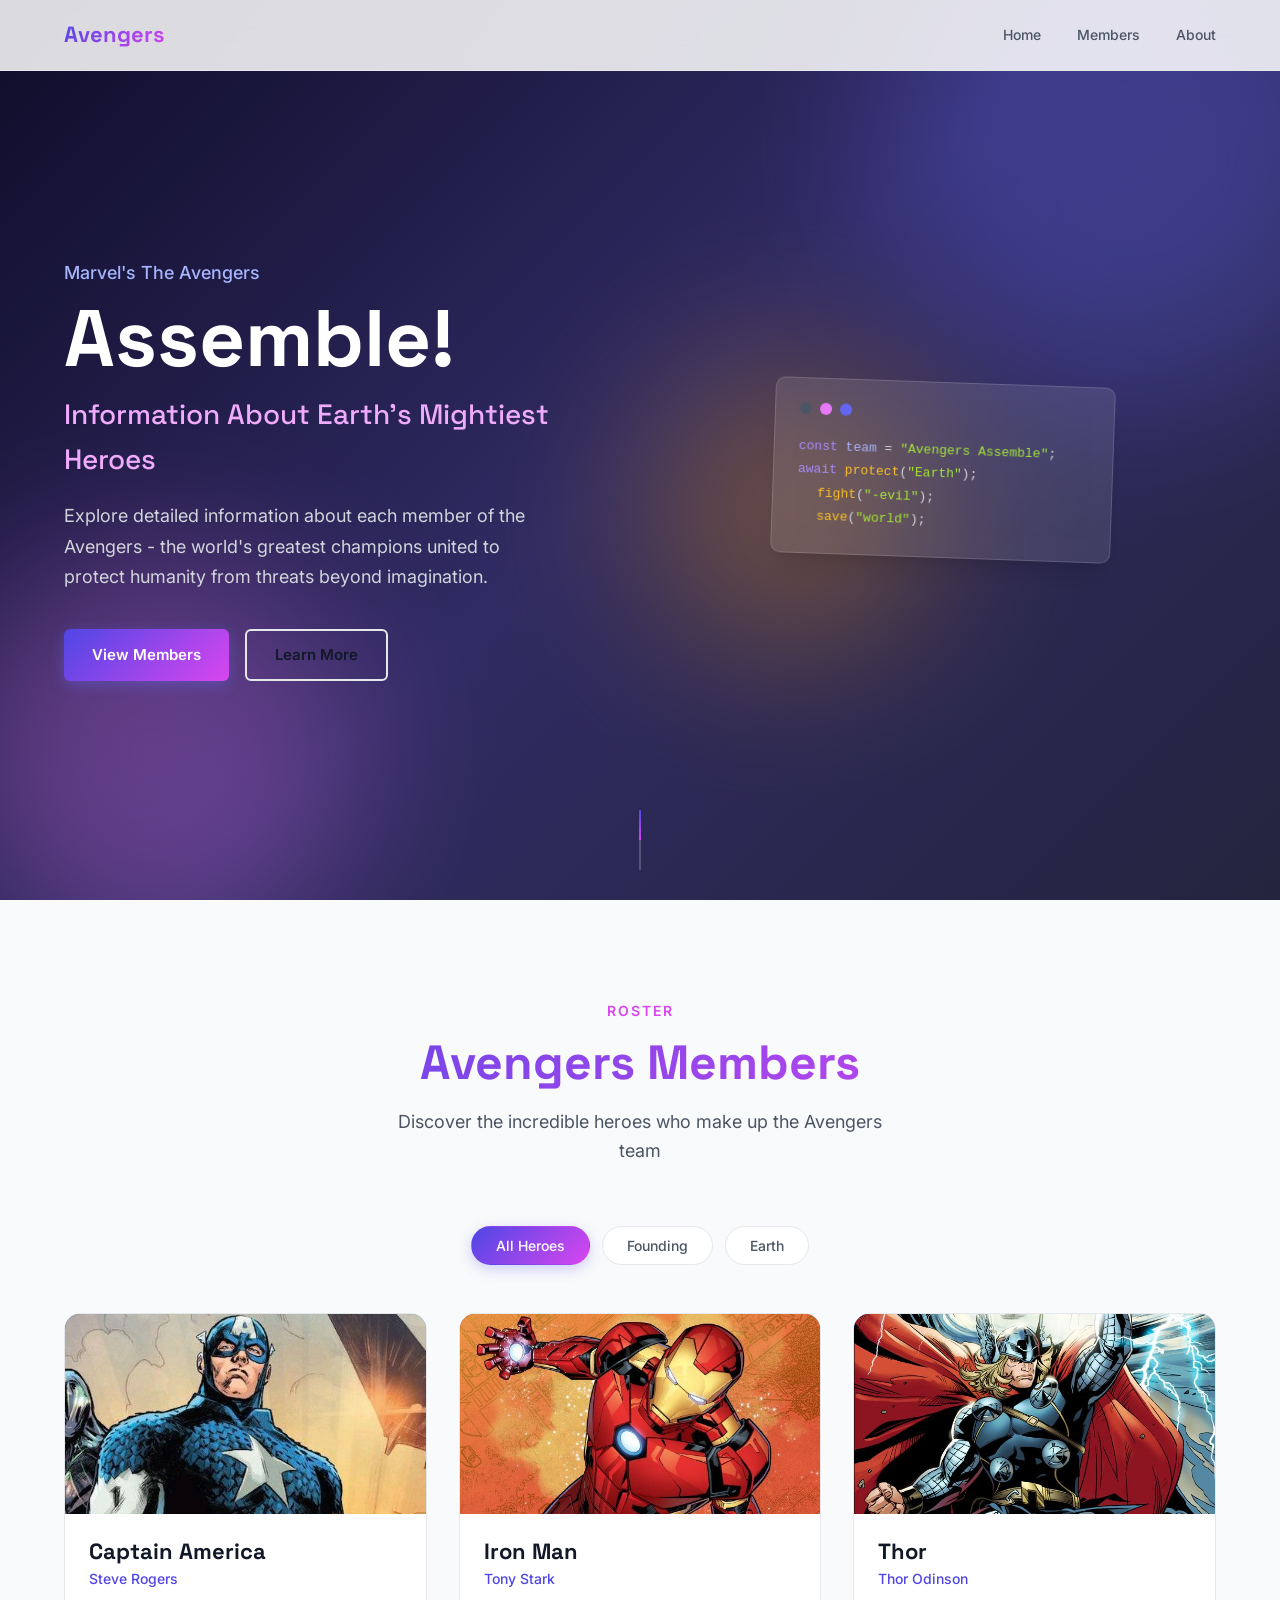
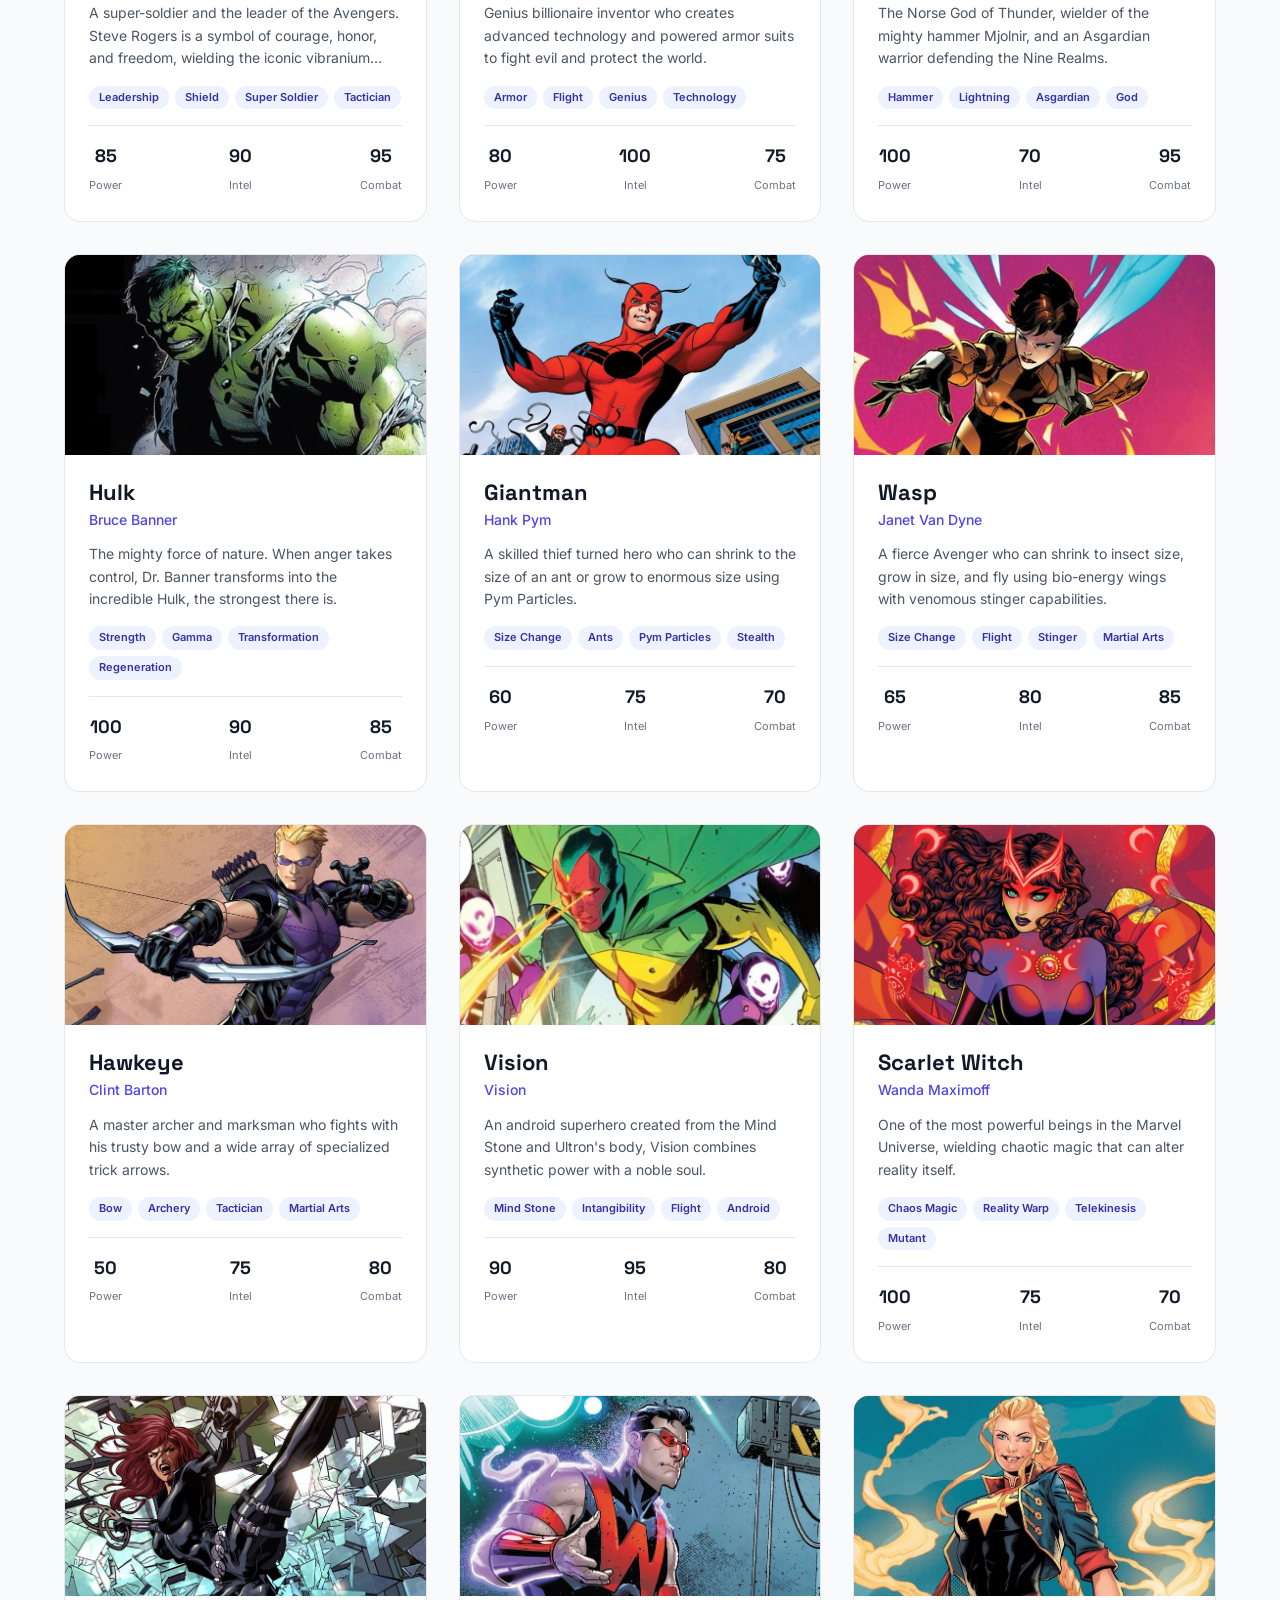
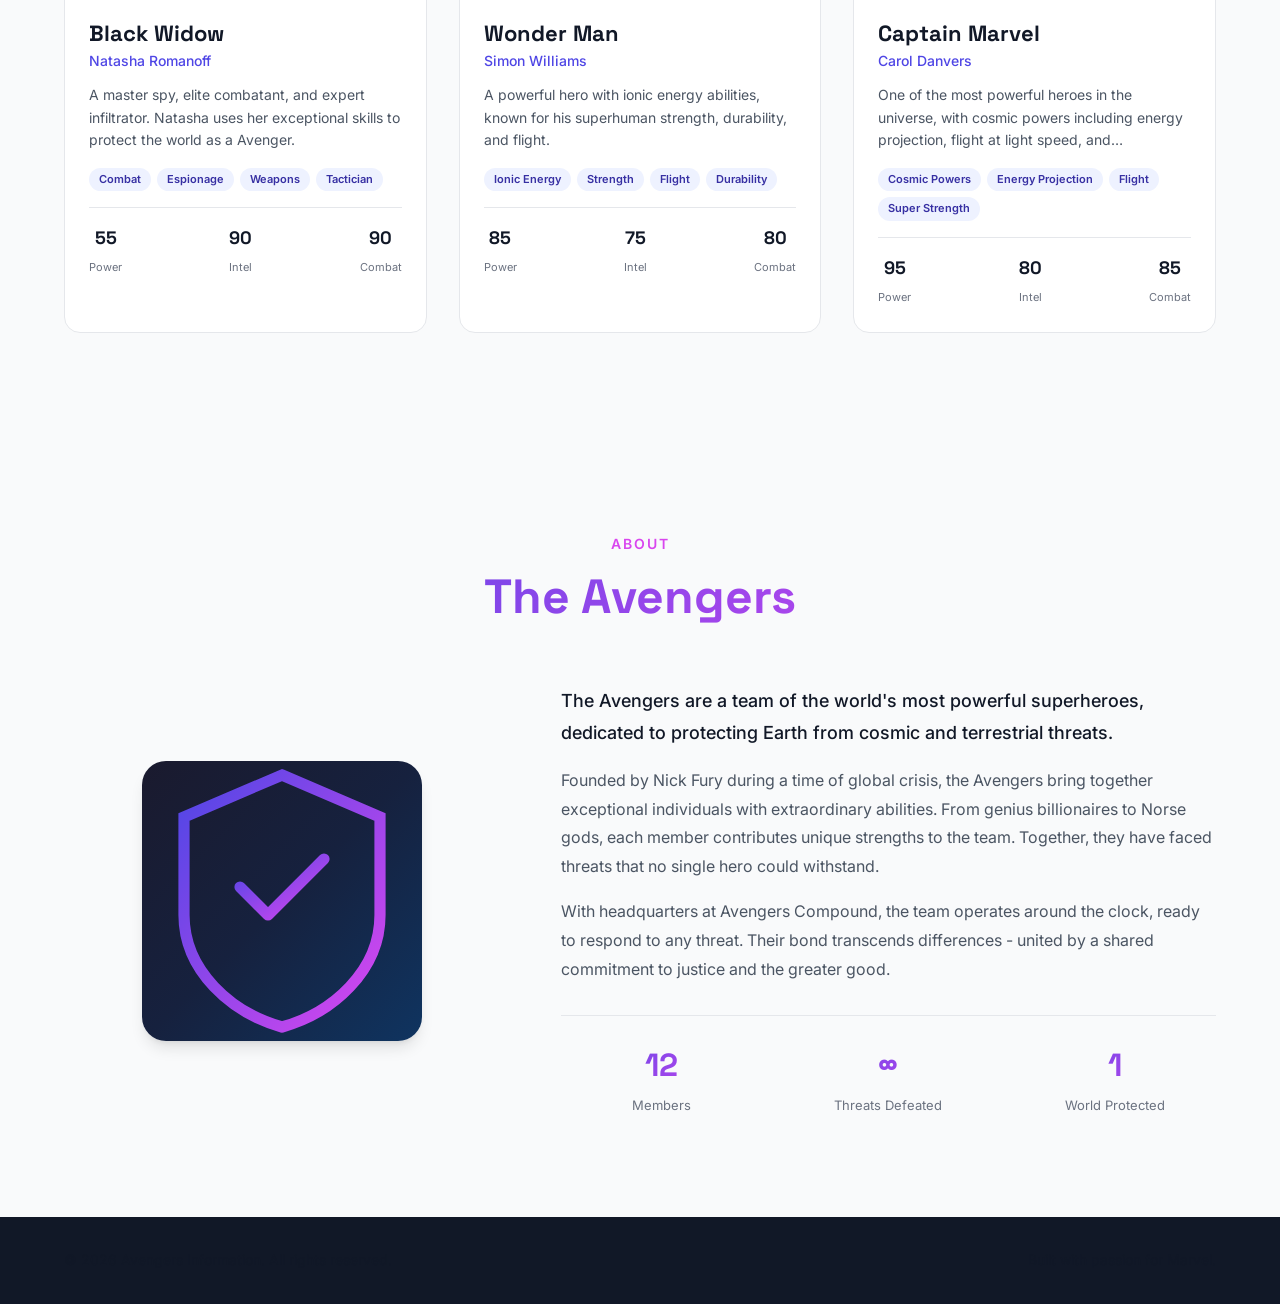
<file: index.html>
<!DOCTYPE html>
<html lang="en">
<head>
  <meta charset="UTF-8">
  <meta name="viewport" content="width=device-width, initial-scale=1.0">
  <title>Avengers - Member Information</title>
  <link href="https://fonts.googleapis.com/css2?family=Inter:wght@300;400;500;600;700&family=Space+Grotesk:wght@400;500;600;700&display=swap" rel="stylesheet">
  <style>
:root {
  --blue-900: #1e1b4b; --blue-800: #312e81; --blue-700: #3730a3; --blue-600: #4f46e5;
  --blue-500: #6366f1; --blue-400: #818cf8; --blue-300: #a5b4fc; --blue-200: #c7d2fe;
  --blue-100: #e0e7ff; --blue-50: #eef2ff; --magenta-900: #700a5e; --magenta-800: #9d176d;
  --magenta-700: #be187d; --magenta-600: #d946ef; --magenta-500: #e879f9; --magenta-400: #f0abfc;
  --magenta-300: #f5d0fe; --magenta-200: #fae8ff; --magenta-100: #fef3ff; --magenta-50: #fdf4ff;
  --gray-900: #111827; --gray-800: #1f2937; --gray-700: #374151; --gray-600: #4b5563;
  --gray-500: #6b7280; --gray-400: #9ca 3af; --gray-300: #d1d5db; --gray-200: #e5e7eb;
  --gray-100: #f3f4f6; --gray-50: #f9fafb; --white: #ffffff;
  --bg-primary: var(--white); --bg-secondary: var(--gray-50); --bg-card: var(--white);
  --text-primary: var(--gray-900); --text-secondary: var(--gray-600); --text-light: var(--gray-500);
  --border: var(--gray-200); --accent-blue: var(--blue-600); --accent-magenta: var(--magenta-600);
  --gradient-primary: linear-gradient(135deg, var(--blue-600), var(--magenta-600));
  --gradient-hero: linear-gradient(135deg, var(--blue-700) 0%, var(--magenta-700) 100%);
  --shadow-sm: 0 1px 2px rgba(0,0,0,0.05); --shadow-md: 0 4px 6px -1px rgba(0,0,0,0.1), 0 2px 4px -2px rgba(0,0,0,0.1);
  --shadow-lg: 0 10px 15px -3px rgba(0,0,0,0.1), 0 4px 6px -4px rgba(0,0,0,0.1);
  --shadow-xl: 0 20px 25px -5px rgba(0,0,0,0.1), 0 8px 10px -6px rgba(0,0,0,0.1);
  --radius-sm: 6px; --radius-md: 10px; --radius-lg: 16px; --radius-xl: 24px; --transition: 0.3s ease;
}
* { margin: 0; 
    padding: 0; 
     box-sizing: 
      border-box; }
html { scroll-behavior: smooth; }
body { font-family: 'Inter', -apple-system, BlinkMacSystemFont, sans-serif; background: var(--bg-primary); color: var(--text-primary); line-height: 1.6; overflow-x: hidden; }
h1, h2, h3, h4, h5, h6 { font-family: 'Space Grotesk', sans-serif; line-height: 1.2; }
a { text-decoration: none; color: inherit; }
ul { list-style: none; }
.container { max-width: 1200px; margin: 0 auto; padding: 0 24px; }
.section { padding: 100px 0; }
.section-header { text-align: center; margin-bottom: 60px; }
.section-label { font-size: 14px; font-weight: 600; text-transform: uppercase; letter-spacing: 2px; color: var(--accent-magenta); margin-bottom: 12px; }
.section-title { font-size: clamp(32px, 5vw, 48px); font-weight: 700; background: var(--gradient-primary); -webkit-background-clip: text; -webkit-text-fill-color: transparent; background-clip: text; margin-bottom: 16px; }
.section-subtitle { font-size: 18px; color: var(--text-secondary); max-width: 500px; margin: 0 auto; }
.btn { display: inline-flex; align-items: center; justify-content: center; gap: 8px; padding: 12px 28px; border-radius: var(--radius-sm); font-size: 15px; font-weight: 600; cursor: pointer; border: none; transition: all var(--transition); font-family: 'Inter', sans-serif; }
.btn-primary { background: var(--gradient-primary); color: var(--white); box-shadow: 0 4px 14px rgba(99, 102, 241, 0.4); }
.btn-primary:hover { transform: translateY(-2px); box-shadow: 0 6px 20px rgba(99, 102, 241, 0.5); }
.btn-secondary { background: transparent; color: var(--text-primary); border: 2px solid var(--border); }
.btn-secondary:hover { border-color: var(--accent-blue); color: var(--accent-blue); transform: translateY(-2px); }
.btn-full { width: 100%; }
.nav { position: fixed; top: 0; left: 0; right: 0; z-index: 1000; background: rgba(255, 255, 255, 0.85); backdrop-filter: blur(16px); -webkit-backdrop-filter: blur(16px); border-bottom: 1px solid var(--border); transition: all var(--transition); }
.nav-container { max-width: 1200px; margin: 0 auto; padding: 0 24px; display: flex; align-items: center; justify-content: space-between; height: 70px; }
.nav-logo { font-family: 'Space Grotesk', sans-serif; font-size: 22px; font-weight: 700; background: var(--gradient-primary); -webkit-background-clip: text; -webkit-text-fill-color: transparent; background-clip: text; }
.nav-links { display: flex; gap: 36px; }
.nav-link { font-size: 14px; font-weight: 500; color: var(--text-secondary); transition: color var(--transition); position: relative; }
.nav-link::after { content: ''; position: absolute; bottom: -4px; left: 0; width: 0; height: 2px; background: var(--gradient-primary); transition: width var(--transition); }
.nav-link:hover { color: var(--text-primary); }
.nav-link:hover::after { width: 100%; }
.hamburger { display: none; flex-direction: column; gap: 5px; background: none; border: none; cursor: pointer; padding: 4px; }
.hamburger span { display: block; width: 24px; height: 2px; background: var(--text-primary); border-radius: 2px; transition: all var(--transition); }
.hero { min-height: 100vh; display: flex; align-items: center; position: relative; overflow: hidden; padding: 120px 0 80px; background: linear-gradient(135deg, #0f0c29 0%, #302b63 50%, #24243e 100%); }
.hero-bg { position: absolute; inset: 0; z-index: 0; }
.gradient-blob { position: absolute; border-radius: 50%; filter: blur(80px); opacity: 0.3; animation: float 8s ease-in-out infinite; }
.blob-1 { width: 500px; height: 500px; background: var(--blue-500); top: -100px; right: -100px; animation-delay: 0s; }
.blob-2 { width: 400px; height: 400px; background: var(--magenta-500); bottom: -50px; left: -50px; animation-delay: 2s; }
.blob-3 { width: 300px; height: 300px; background: #f59e0b; top: 40%; left: 50%; animation-delay: 4s; }
@keyframes float { 0%, 100% { transform: translate(0, 0) scale(1); } 33% { transform: translate(30px, -30px) scale(1.05); } 66% { transform: translate(-20px, 20px) scale(0.95); } }
.hero-content { display: grid; grid-template-columns: 1fr 1fr; gap: 60px; align-items: center; position: relative; z-index: 1; }
.hero-greeting { font-size: 18px; font-weight: 500; color: var(--blue-300); margin-bottom: 8px; }
.hero-name { font-size: clamp(48px, 8vw, 80px); font-weight: 700; line-height: 1.05; margin-bottom: 12px; color: var(--white); }
.hero-title { font-size: clamp(20px, 3vw, 28px); font-weight: 500; color: var(--magenta-400); margin-bottom: 20px; font-family: 'Space Grotesk', sans-serif; }
.hero-desc { font-size: 18px; color: var(--gray-300); max-width: 480px; margin-bottom: 36px; line-height: 1.7; }
.hero-actions { display: flex; gap: 16px; flex-wrap: wrap; }
.hero-visual { display: flex; justify-content: center; }
.hero-card { background: rgba(255,255,255,0.1); border-radius: var(--radius-md); padding: 24px; width: 340px; box-shadow: var(--shadow-xl); transform: rotate(2deg); transition: transform var(--transition); backdrop-filter: blur(10px); border: 1px solid rgba(255,255,255,0.15); }
.hero-card:hover { transform: rotate(0deg) scale(1.02); }
.card-header { display: flex; gap: 8px; margin-bottom: 20px; }
.card-dot { width: 12px; height: 12px; border-radius: 50%; background: var(--gray-600); }
.card-dot.magenta { background: var(--magenta-500); }
.card-dot.blue { background: var(--blue-500); }
.card-body { font-family: 'Courier New', monospace; font-size: 13px; line-height: 1.8; }
.code-line { color: var(--gray-300); }
.code-indent { color: var(--gray-300); padding-left: 20px; }
.keyword { color: #a78bfa; }
.var { color: var(--blue-300); }
.string { color: #a3e635; }
.func { color: #fbbf24; }
.scroll-indicator { position: absolute; bottom: 30px; left: 50%; transform: translateX(-50%); z-index: 1; }
.scroll-line { width: 2px; height: 60px; background: rgba(255,255,255,0.2); position: relative; overflow: hidden; border-radius: 2px; }
.scroll-line::after { content: ''; position: absolute; top: 0; left: 0; width: 100%; height: 50%; background: var(--gradient-primary); animation: scrollDown 2s ease-in-out infinite; }
@keyframes scrollDown { 0% { transform: translateY(-100%); } 100% { transform: translateY(200%); } }
.members { background: var(--bg-secondary); }
.filter-bar { display: flex; justify-content: center; gap: 12px; flex-wrap: wrap; margin-bottom: 48px; }
.filter-btn { padding: 10px 24px; border-radius: 999px; border: 1px solid var(--border); background: var(--bg-card); font-size: 14px; font-weight: 500; cursor: pointer; transition: all var(--transition); font-family: 'Inter', sans-serif; color: var(--text-secondary); }
.filter-btn:hover { border-color: var(--accent-blue); color: var(--accent-blue); }
.filter-btn.active { background: var(--gradient-primary); color: var(--white); border-color: transparent; box-shadow: 0 4px 14px rgba(99,102,241,.3); }
.members-grid { display: grid; grid-template-columns: repeat(auto-fill, minmax(340px, 1fr)); gap: 32px; }
.member-card { background: var(--bg-card); border-radius: var(--radius-lg); overflow: hidden; border: 1px solid var(--border); transition: all var(--transition); cursor: pointer; display: flex; flex-direction: column; }
.member-card:hover { transform: translateY(-8px); box-shadow: var(--shadow-xl); }
.member-banner { height: 200px; position: relative; overflow: hidden; display: flex; align-items: center; justify-content: center; }
.member-banner .member-initial { font-family: 'Space Grotesk', sans-serif; font-size: 80px; font-weight: 700; color: rgba(255,255,255,.9); text-shadow: 0 4px 20px rgba(0,0,0,.3); }
.member-info { padding: 24px; flex: 1; display: flex; flex-direction: column; }
.member-name { font-size: 22px; font-weight: 700; margin-bottom: 4px; color: var(--text-primary); }
.member-alias { font-size: 14px; color: var(--accent-blue); font-weight: 500; margin-bottom: 12px; }
.member-desc { font-size: 14px; color: var(--text-secondary); line-height: 1.6; margin-bottom: 16px; display: -webkit-box; -webkit-line-clamp: 3; -webkit-box-orient: vertical; overflow: hidden; flex-shrink: 0; }
.member-tags { display: flex; gap: 6px; flex-wrap: wrap; }
.member-tag { font-size: 11px; font-weight: 600; padding: 3px 10px; border-radius: 999px; background: var(--blue-50); color: var(--blue-700); }
.member-stats { display: flex; justify-content: space-between; margin-top: 16px; padding-top: 16px; border-top: 1px solid var(--border); }
.member-stat { text-align: center; }
.member-stat-val { display: block; font-family: 'Space Grotesk', sans-serif; font-size: 18px; font-weight: 700; color: var(--text-primary); }
.member-stat-label { font-size: 11px; color: var(--text-light); }
.modal-overlay { position: fixed; inset: 0; background: rgba(0,0,0,.6); backdrop-filter: blur(4px); z-index: 2000; display: flex; align-items: center; justify-content: center; opacity: 0; visibility: hidden; transition: all var(--transition); padding: 24px; }
.modal-overlay.open { opacity: 1; visibility: visible; }
.modal { background: var(--bg-card); border-radius: var(--radius-lg); width: 100%; max-width: 600px; max-height: 90vh; overflow-y: auto; transform: scale(.9) translateY(20px); transition: transform var(--transition); box-shadow: var(--shadow-xl); }
.modal-overlay.open .modal { transform: scale(1) translateY(0); }
.modal-banner { height: 180px; position: relative; overflow: hidden; border-radius: var(--radius-lg) var(--radius-lg) 0 0; display: flex; align-items: center; justify-content: center; }
.modal-banner .member-initial { font-family: 'Space Grotesk', sans-serif; font-size: 100px; font-weight: 700; color: rgba(255,255,255,.9); text-shadow: 0 4px 20px rgba(0,0,0,.3); }
.modal-close { position: absolute; top: 16px; right: 16px; width: 36px; height: 36px; border-radius: 50%; background: rgba(0,0,0,.3); border: none; color: var(--white); font-size: 18px; cursor: pointer; display: flex; align-items: center; justify-content: center; transition: background var(--transition); z-index: 10; }
.modal-close:hover { background: rgba(0,0,0,.5); }
.modal-body { padding: 32px; }
.modal-name { font-size: 28px; font-weight: 700; margin-bottom: 4px; }
.modal-alias { font-size: 16px; color: var(--accent-blue); font-weight: 500; margin-bottom: 20px; }
.modal-section { margin-bottom: 20px; }
.modal-section h4 { font-size: 14px; font-weight: 600; text-transform: uppercase; letter-spacing: 1px; color: var(--accent-magenta); margin-bottom: 8px; }
.modal-section p { font-size: 15px; color: var(--text-secondary); line-height: 1.7; }
.modal-stats { display: grid; grid-template-columns: repeat(3, 1fr); gap: 16px; margin-bottom: 20px; }
.modal-stat { background: var(--bg-secondary); border-radius: var(--radius-md); padding: 16px; text-align: center; }
.modal-stat-val { display: block; font-family: 'Space Grotesk', sans-serif; font-size: 24px; font-weight: 700; background: var(--gradient-primary); -webkit-background-clip: text; -webkit-text-fill-color: transparent; background-clip: text; }
.modal-stat-label { font-size: 12px; color: var(--text-light); margin-top: 4px; }
.modal-powers { display: flex; flex-wrap: wrap; gap: 8px; }
.modal-power { font-size: 13px; font-weight: 500; padding: 6px 14px; border-radius: 999px; background: var(--magenta-50); color: var(--magenta-700); border: 1px solid var(--magenta-200); }
.avengers-about { background: var(--bg-secondary); }
.about-grid { display: grid; grid-template-columns: 1fr 1.5fr; gap: 60px; align-items: center; }
.about-visual { display: flex; justify-content: center; }
.about-avengers-logo { width: 280px; height: 280px; border-radius: var(--radius-xl); overflow: hidden; box-shadow: var(--shadow-lg); background: linear-gradient(135deg, #1a1a2e, #16213e, #0f3460); display: flex; align-items: center; justify-content: center; }
.about-text p { color: var(--text-secondary); margin-bottom: 16px; font-size: 16px; line-height: 1.8; }
.about-lead { font-size: 18px !important; color: var(--text-primary) !important; font-weight: 500; }
.about-stats { display: grid; grid-template-columns: repeat(3, 1fr); gap: 24px; margin-top: 32px; padding-top: 24px; border-top: 1px solid var(--border); }
.stat { text-align: center; }
.stat-number { display: block; font-family: 'Space Grotesk', sans-serif; font-size: 32px; font-weight: 700; background: var(--gradient-primary); -webkit-background-clip: text; -webkit-text-fill-color: transparent; background-clip: text; }
.stat-label { font-size: 13px; color: var(--text-light); }
.footer { background: var(--gray-900); padding: 32px 0; }
.footer-content { display: flex; justify-content: space-between; align-items: center; color: var(--gray-400); font-size: 14px; }
.back-to-top { position: fixed; bottom: 32px; right: 32px; width: 44px; height: 44px; border-radius: 50%; background: var(--gradient-primary); color: var(--white); display: flex; align-items: center; justify-content: center; opacity: 0; visibility: hidden; transition: all var(--transition); box-shadow: var(--shadow-lg); z-index: 100; }
.back-to-top.visible { opacity: 1; visibility: visible; }
.back-to-top:hover { transform: translateY(-4px); }
@media (max-width: 1024px) { .hero-content { grid-template-columns: 1fr; text-align: center; } .hero-desc { margin-left: auto; margin-right: auto; } .hero-actions { justify-content: center; } .hero-visual { display: none; } .about-grid { grid-template-columns: 1fr; text-align: center; } .about-avengers-logo { width: 200px; height: 200px; } }
@media (max-width: 768px) { .nav-links { position: fixed; top: 70px; left: 0; right: 0; background: rgba(255,255,255,.95); backdrop-filter: blur(16px); flex-direction: column; padding: 24px; gap: 0; border-bottom: 1px solid var(--border); transform: translateY(-120%); transition: transform var(--transition); } .nav-links.open { transform: translateY(0); } .nav-link { display: block; padding: 12px 0; font-size: 16px; } .hamburger { display: flex; } .hamburger.active span:nth-child(1) { transform: rotate(45deg) translate(5px,5px); } .hamburger.active span:nth-child(2) { opacity: 0; } .hamburger.active span:nth-child(3) { transform: rotate(-45deg) translate(5px,-5px); } .members-grid { grid-template-columns: 1fr; } .modal-stats { grid-template-columns: repeat(3,1fr); gap: 8px; } .modal-stat { padding: 12px; } .footer-content { flex-direction: column; gap: 8px; text-align: center; } .filter-bar { gap: 8px; } .filter-btn { padding: 8px 16px; font-size: 13px; } }
@media (max-width: 480px) { .section { padding: 60px 0; } .about-stats { grid-template-columns: repeat(3,1fr); gap: 12px; } .hero-actions { flex-direction: column; } .hero-actions .btn { width: 100%; } .about-stats { grid-template-columns: 1fr; } .modal-body { padding: 24px; } }
  </style>
</head>
<body>

<nav id="navbar" class="nav">
  <div class="nav-container">
    <a href="#" class="nav-logo">Avengers</a>
    <ul class="nav-links" id="navLinks">
      <li><a href="#home" class="nav-link">Home</a></li>
      <li><a href="#members" class="nav-link">Members</a></li>
      <li><a href="#about" class="nav-link">About</a></li>
    </ul>
    <button class="hamburger" id="hamburger" aria-label="Toggle navigation">
      <span></span><span></span><span></span>
    </button>
  </div>
</nav>
<header id="home" class="hero">
  <div class="hero-bg">
    <div class="gradient-blob blob-1"></div>
    <div class="gradient-blob blob-2"></div>
    <div class="gradient-blob blob-3"></div>
  </div>
  <div class="container hero-content">
    <div class="hero-text">
      <p class="hero-greeting">Marvel's The Avengers</p>
      <h1 class="hero-name">Assemble!</h1>
      <p class="hero-title">Information About Earth's Mightiest Heroes</p>
      <p class="hero-desc">Explore detailed information about each member of the Avengers - the world's greatest champions united to protect humanity from threats beyond imagination.</p>
      <div class="hero-actions">
        <a href="#members" class="btn btn-primary">View Members</a>
        <a href="#about" class="btn btn-secondary">Learn More</a>
      </div>
    </div>
    <div class="hero-visual">
      <div class="hero-card">
        <div class="card-header">
          <div class="card-dot"></div>
          <div class="card-dot magenta"></div>
          <div class="card-dot blue"></div>
        </div>
        <div class="card-body">
          <div class="code-line"><span class="keyword">const</span> <span class="var">team</span> = <span class="string">"Avengers Assemble"</span>;</div>
          <div class="code-line"><span class="keyword">await</span> <span class="func">protect</span>(<span class="string">"Earth"</span>);</div>
          <div class="code-indent"><span class="func">fight</span>(<span class="string">"-evil"</span>);</div>
          <div class="code-indent"><span class="func">save</span>(<span class="string">"world"</span>);</div>
          <div class="code-line"></div>
        </div>
      </div>
    </div>
  </div>
  <div class="scroll-indicator"><div class="scroll-line"></div></div>
</header>
<section id="members" class="section members"><div class="container"><div class="section-header"><p class="section-label">Roster</p><h2 class="section-title">Avengers Members</h2><p class="section-subtitle">Discover the incredible heroes who make up the Avengers team</p></div><div class="filter-bar"><button class="filter-btn active" data-filter="all">All Heroes</button><button class="filter-btn " data-filter="core">Founding</button><button class="filter-btn " data-filter="earth">Earth</button></div><div class="members-grid">
    <div class="member-card" data-name="Captain America" data-alias="Steve Rogers">
      <div class="member-banner" style="background: linear-gradient(135deg, #1e40af, #3b82f6, #60a5fa)">
        <img src="Captain America.jpg" style="width: 300%; height: 200px; object-fit: cover; object-position: 50% 1%;">
      </div>
      <div class="member-info">
        <h3 class="member-name">Captain America</h3>
        <p class="member-alias">Steve Rogers</p>
        <p class="member-desc">A super-soldier and the leader of the Avengers. Steve Rogers is a symbol of courage, honor, and freedom, wielding the iconic vibranium shield.</p>
        <div class="member-tags"><span class="member-tag">Leadership</span><span class="member-tag">Shield</span><span class="member-tag">Super Soldier</span><span class="member-tag">Tactician</span></div>
        <div class="member-stats">
          <div class="member-stat"><span class="member-stat-val">85</span><span class="member-stat-label">Power</span></div>
          <div class="member-stat"><span class="member-stat-val">90</span><span class="member-stat-label">Intel</span></div>
          <div class="member-stat"><span class="member-stat-val">95</span><span class="member-stat-label">Combat</span></div>
        </div>
      </div>
    </div>
    <div class="member-card" data-name="Iron Man" data-alias="Tony Stark">
      <div class="member-banner" style="background: linear-gradient(135deg, #b91c1c, #dc2626, #f87171)">
        <img src="ironman.jpg" style="width: 300%; height: 200px; object-fit: cover; object-position: 50% 25%;">
      </div>
      <div class="member-info">
        <h3 class="member-name">Iron Man</h3>
        <p class="member-alias">Tony Stark</p>
        <p class="member-desc">Genius billionaire inventor who creates advanced technology and powered armor suits to fight evil and protect the world.</p>
        <div class="member-tags"><span class="member-tag">Armor</span><span class="member-tag">Flight</span><span class="member-tag">Genius</span><span class="member-tag">Technology</span></div>
        <div class="member-stats">
          <div class="member-stat"><span class="member-stat-val">80</span><span class="member-stat-label">Power</span></div>
          <div class="member-stat"><span class="member-stat-val">100</span><span class="member-stat-label">Intel</span></div>
          <div class="member-stat"><span class="member-stat-val">75</span><span class="member-stat-label">Combat</span></div>
        </div>
      </div>
    </div>
    <div class="member-card" data-name="Thor" data-alias="Thor Odinson">
      <div class="member-banner" style="background: linear-gradient(135deg, #1d4ed8, #3b82f6, #fbbf24)">
        <img src="Thor.jpg" style="width: 300%; height: 200px; object-fit: cover; object-position: 50% 35%;">
      </div>
      <div class="member-info">
        <h3 class="member-name">Thor</h3>
        <p class="member-alias">Thor Odinson</p>
        <p class="member-desc">The Norse God of Thunder, wielder of the mighty hammer Mjolnir, and an Asgardian warrior defending the Nine Realms.</p>
        <div class="member-tags"><span class="member-tag">Hammer</span><span class="member-tag">Lightning</span><span class="member-tag">Asgardian</span><span class="member-tag">God</span></div>
        <div class="member-stats">
          <div class="member-stat"><span class="member-stat-val">100</span><span class="member-stat-label">Power</span></div>
          <div class="member-stat"><span class="member-stat-val">70</span><span class="member-stat-label">Intel</span></div>
          <div class="member-stat"><span class="member-stat-val">95</span><span class="member-stat-label">Combat</span></div>
        </div>
      </div>
    </div>
    <div class="member-card" data-name="Hulk" data-alias="Bruce Banner">
      <div class="member-banner" style="background: linear-gradient(135deg, #15803d, #22c55e, #4ade80)">
        <img src="the Hulk.jpg" style="width: 300%; height: 200px; object-fit: cover; object-position: 50% 5%;">
      </div>
      <div class="member-info">
        <h3 class="member-name">Hulk</h3>
        <p class="member-alias">Bruce Banner</p>
        <p class="member-desc">The mighty force of nature. When anger takes control, Dr. Banner transforms into the incredible Hulk, the strongest there is.</p>
        <div class="member-tags"><span class="member-tag">Strength</span><span class="member-tag">Gamma</span><span class="member-tag">Transformation</span><span class="member-tag">Regeneration</span></div>
        <div class="member-stats">
          <div class="member-stat"><span class="member-stat-val">100</span><span class="member-stat-label">Power</span></div>
          <div class="member-stat"><span class="member-stat-val">90</span><span class="member-stat-label">Intel</span></div>
          <div class="member-stat"><span class="member-stat-val">85</span><span class="member-stat-label">Combat</span></div>
        </div>
      </div>
    </div>
    <div class="member-card" data-name="Giantman" data-alias="Hank Pym">
      <div class="member-banner" style="background: linear-gradient(135deg, #7c3aed, #8b5cf6, #a78bfa)">
        <img src="Giant-Man.jpg" style="width: 300%; height: 200px; object-fit: cover; object-position: 50% 35%;">
      </div>
      <div class="member-info">
        <h3 class="member-name">Giantman</h3>
        <p class="member-alias">Hank Pym</p>
        <p class="member-desc">A skilled thief turned hero who can shrink to the size of an ant or grow to enormous size using Pym Particles.</p>
        <div class="member-tags"><span class="member-tag">Size Change</span><span class="member-tag">Ants</span><span class="member-tag">Pym Particles</span><span class="member-tag">Stealth</span></div>
        <div class="member-stats">
          <div class="member-stat"><span class="member-stat-val">60</span><span class="member-stat-label">Power</span></div>
          <div class="member-stat"><span class="member-stat-val">75</span><span class="member-stat-label">Intel</span></div>
          <div class="member-stat"><span class="member-stat-val">70</span><span class="member-stat-label">Combat</span></div>
        </div>
      </div>
    </div>
    <div class="member-card" data-name="Wasp" data-alias="Janet Van Dyne">
      <div class="member-banner" style="background: linear-gradient(135deg, #d946ef, #e879f9, #f0abfc)">
        <img src="Wasp (Character) - Comic Vine.jpg" style="width: 300%; height: 200px; object-fit: cover; object-position: 50% 20%;">
      </div>
      <div class="member-info">
        <h3 class="member-name">Wasp</h3>
        <p class="member-alias">Janet Van Dyne</p>
        <p class="member-desc">A fierce Avenger who can shrink to insect size, grow in size, and fly using bio-energy wings with venomous stinger capabilities.</p>
        <div class="member-tags"><span class="member-tag">Size Change</span><span class="member-tag">Flight</span><span class="member-tag">Stinger</span><span class="member-tag">Martial Arts</span></div>
        <div class="member-stats">
          <div class="member-stat"><span class="member-stat-val">65</span><span class="member-stat-label">Power</span></div>
          <div class="member-stat"><span class="member-stat-val">80</span><span class="member-stat-label">Intel</span></div>
          <div class="member-stat"><span class="member-stat-val">85</span><span class="member-stat-label">Combat</span></div>
        </div>
      </div>
    </div>
    <div class="member-card" data-name="Hawkeye" data-alias="Clint Barton">
      <div class="member-banner" style="background: linear-gradient(135deg, #ca8a04, #eab308, #fde047)">
        <img src="Hawkeye.jpg" style="width: 300%; height: 200px; object-fit: cover; object-position: 50% 13%;">
      </div>
      <div class="member-info">
        <h3 class="member-name">Hawkeye</h3>
        <p class="member-alias">Clint Barton</p>
        <p class="member-desc">A master archer and marksman who fights with his trusty bow and a wide array of specialized trick arrows.</p>
        <div class="member-tags"><span class="member-tag">Bow</span><span class="member-tag">Archery</span><span class="member-tag">Tactician</span><span class="member-tag">Martial Arts</span></div>
        <div class="member-stats">
          <div class="member-stat"><span class="member-stat-val">50</span><span class="member-stat-label">Power</span></div>
          <div class="member-stat"><span class="member-stat-val">75</span><span class="member-stat-label">Intel</span></div>
          <div class="member-stat"><span class="member-stat-val">80</span><span class="member-stat-label">Combat</span></div>
        </div>
      </div>
    </div>
    <div class="member-card" data-name="Vision" data-alias="Vision">
      <div class="member-banner" style="background: linear-gradient(135deg, #c026d3, #d946ef, #f5d0fe)">
        <img src="Vision_.jpg" style="width: 300%; height: 200px; object-fit: cover; object-position: 50% 35%;">
      </div>
      <div class="member-info">
        <h3 class="member-name">Vision</h3>
        <p class="member-alias">Vision</p>
        <p class="member-desc">An android superhero created from the Mind Stone and Ultron's body, Vision combines synthetic power with a noble soul.</p>
        <div class="member-tags"><span class="member-tag">Mind Stone</span><span class="member-tag">Intangibility</span><span class="member-tag">Flight</span><span class="member-tag">Android</span></div>
        <div class="member-stats">
          <div class="member-stat"><span class="member-stat-val">90</span><span class="member-stat-label">Power</span></div>
          <div class="member-stat"><span class="member-stat-val">95</span><span class="member-stat-label">Intel</span></div>
          <div class="member-stat"><span class="member-stat-val">80</span><span class="member-stat-label">Combat</span></div>
        </div>
      </div>
    </div>
    <div class="member-card" data-name="Scarlet Witch" data-alias="Wanda Maximoff">
      <div class="member-banner" style="background: linear-gradient(135deg, #7c3aed, #a855f7, #c084fc)">
        <img src="Scarlet Witch.jpg" style="width: 300%; height: 200px; object-fit: cover; object-position: 50% 25%;">
      </div>
      <div class="member-info">
        <h3 class="member-name">Scarlet Witch</h3>
        <p class="member-alias">Wanda Maximoff</p>
        <p class="member-desc">One of the most powerful beings in the Marvel Universe, wielding chaotic magic that can alter reality itself.</p>
        <div class="member-tags"><span class="member-tag">Chaos Magic</span><span class="member-tag">Reality Warp</span><span class="member-tag">Telekinesis</span><span class="member-tag">Mutant</span></div>
        <div class="member-stats">
          <div class="member-stat"><span class="member-stat-val">100</span><span class="member-stat-label">Power</span></div>
          <div class="member-stat"><span class="member-stat-val">75</span><span class="member-stat-label">Intel</span></div>
          <div class="member-stat"><span class="member-stat-val">70</span><span class="member-stat-label">Combat</span></div>
        </div>
      </div>
    </div>
    <div class="member-card" data-name="Black Widow" data-alias="Natasha Romanoff">
      <div class="member-banner" style="background: linear-gradient(135deg, #1e1b4b, #4338ca, #6366f1)">
        <img src="Black Widow.jpg" style="width: 300%; height: 200px; object-fit: cover; object-position: 50% 50%;">
      </div>
      <div class="member-info">
        <h3 class="member-name">Black Widow</h3>
        <p class="member-alias">Natasha Romanoff</p>
        <p class="member-desc">A master spy, elite combatant, and expert infiltrator. Natasha uses her exceptional skills to protect the world as a Avenger.</p>
        <div class="member-tags"><span class="member-tag">Combat</span><span class="member-tag">Espionage</span><span class="member-tag">Weapons</span><span class="member-tag">Tactician</span></div>
        <div class="member-stats">
          <div class="member-stat"><span class="member-stat-val">55</span><span class="member-stat-label">Power</span></div>
          <div class="member-stat"><span class="member-stat-val">90</span><span class="member-stat-label">Intel</span></div>
          <div class="member-stat"><span class="member-stat-val">90</span><span class="member-stat-label">Combat</span></div>
        </div>
      </div>
    </div>
    <div class="member-card" data-name="Wonder Man" data-alias="Simon Williams">
      <div class="member-banner" style="background: linear-gradient(135deg, #0891b2, #06b6d4, #67e8f9)">
        <img src="Wonderman.jpg" style="width: 300%; height: 200px; object-fit: cover; object-position: 50% 10%;">
      </div>
      <div class="member-info">
        <h3 class="member-name">Wonder Man</h3>
        <p class="member-alias">Simon Williams</p>
        <p class="member-desc">A powerful hero with ionic energy abilities, known for his superhuman strength, durability, and flight.</p>
        <div class="member-tags"><span class="member-tag">Ionic Energy</span><span class="member-tag">Strength</span><span class="member-tag">Flight</span><span class="member-tag">Durability</span></div>
        <div class="member-stats">
          <div class="member-stat"><span class="member-stat-val">85</span><span class="member-stat-label">Power</span></div>
          <div class="member-stat"><span class="member-stat-val">75</span><span class="member-stat-label">Intel</span></div>
          <div class="member-stat"><span class="member-stat-val">80</span><span class="member-stat-label">Combat</span></div>
        </div>
      </div>
    </div>
    <div class="member-card" data-name="Captain Marvel" data-alias="Carol Danvers">
      <div class="member-banner" style="background: linear-gradient(135deg, #c2410c, #ea580c, #fb923c)">
        <img src="Captain Marvel.jpg" style="width: 300%; height: 200px; object-fit: cover; object-position: 50% 5%;">
      </div>
      <div class="member-info">
        <h3 class="member-name">Captain Marvel</h3>
        <p class="member-alias">Carol Danvers</p>
        <p class="member-desc">One of the most powerful heroes in the universe, with cosmic powers including energy projection, flight at light speed, and superhuman strength.</p>
        <div class="member-tags"><span class="member-tag">Cosmic Powers</span><span class="member-tag">Energy Projection</span><span class="member-tag">Flight</span><span class="member-tag">Super Strength</span></div>
        <div class="member-stats">
          <div class="member-stat"><span class="member-stat-val">95</span><span class="member-stat-label">Power</span></div>
          <div class="member-stat"><span class="member-stat-val">80</span><span class="member-stat-label">Intel</span></div>
          <div class="member-stat"><span class="member-stat-val">85</span><span class="member-stat-label">Combat</span></div>
        </div>
      </div>
    </div></div></div></section>

<section id="about" class="section avengers-about">
  <div class="container">
    <div class="section-header"><p class="section-label">About</p><h2 class="section-title">The Avengers</h2></div>
    <div class="about-grid">
      <div class="about-visual">
        <div class="about-avengers-logo">
          <svg viewBox="0 0 100 100" fill="none" xmlns="http://www.w3.org/2000/svg">
            <path d="M50 5 L85 20 V55 C85 75 68 90 50 95 C32 90 15 75 15 55 V20 Z" stroke="url(#avGrad)" stroke-width="4" fill="none"/>
            <path d="M35 45 L45 55 L65 35" stroke="url(#avGrad)" stroke-width="4" stroke-linecap="round" stroke-linejoin="round" fill="none"/>
            <defs><linearGradient id="avGrad" x1="0%" y1="0%" x2="100%" y2="100%"><stop offset="0%" stop-color="#4f46e5"/><stop offset="100%" stop-color="#d946ef"/></linearGradient></defs>
          </svg>
        </div>
      </div>
      <div class="about-text">
        <p class="about-lead">The Avengers are a team of the world's most powerful superheroes, dedicated to protecting Earth from cosmic and terrestrial threats.</p>
        <p>Founded by Nick Fury during a time of global crisis, the Avengers bring together exceptional individuals with extraordinary abilities. From genius billionaires to Norse gods, each member contributes unique strengths to the team. Together, they have faced threats that no single hero could withstand.</p>
        <p>With headquarters at Avengers Compound, the team operates around the clock, ready to respond to any threat. Their bond transcends differences - united by a shared commitment to justice and the greater good.</p>
        <div class="about-stats">
          <div class="stat"><span class="stat-number">12</span><span class="stat-label">Members</span></div>
          <div class="stat"><span class="stat-number">∞</span><span class="stat-label">Threats Defeated</span></div>
          <div class="stat"><span class="stat-number">1</span><span class="stat-label">World Protected</span></div>
        </div>
      </div>
    </div>
  </div>
</section>

<footer class="footer">
  <div class="container footer-content">
    <p>© 2026 Avengers Information. All rights reserved.</p>
    <p>Built with passion for Marvel.</p>
  </div>
</footer>
<a href="#home" class="back-to-top" id="backToTop" aria-label="Back to top">
  <svg width="20" height="20" viewBox="0 0 24 24" fill="none" stroke="currentColor" stroke-width="2" stroke-linecap="round" stroke-linejoin="round"><polyline points="18 15 12 9 6 15"></polyline></svg>
</a>

<script>var members=[{"name":"Captain America","alias":"Steve Rogers","banner":"linear-gradient(135deg, #1e40af, #3b82f6, #60a5fa)","initial":"CA","desc":"A super-soldier and the leader of the Avengers. Steve Rogers is a symbol of courage, honor, and freedom, wielding the iconic vibranium shield.","realName":"Steven Grant Rogers","origin":"From a weak young man in Brooklyn, Steve was enhanced to the peak of human perfection by the Super-Soldier Serum during World War II.","abilities":"Superhuman strength, speed, agility, stamina, and durability. Master tactician, expert martial artist, skilled with shield and firearms.","power":85,"intel":90,"combat":95,"tags":["Leadership","Shield","Super Soldier","Tactician"]},
                      {"name":"Iron Man","alias":"Tony Stark","banner":"linear-gradient(135deg, #b91c1c, #dc2626, #f87171)","initial":"IM","desc":"Genius billionaire inventor who creates advanced technology and powered armor suits to fight evil and protect the world.","realName":"Anthony Edward Stark","origin":"A brilliant inventor and CEO of Stark Industries, Tony built his first suit of armor to escape captivity and later became a founding Avenger.","abilities":"Genius-level intellect, powered armor suits with flight, energy blasts, repulsors, and advanced AI systems. Master engineer and inventor.","power":80,"intel":100,"combat":75,"tags":["Armor","Flight","Genius","Technology"]},
                       {"name":"Thor","alias":"Thor Odinson","banner":"linear-gradient(135deg, #1d4ed8, #3b82f6, #fbbf24)","initial":"TH","desc":"The Norse God of Thunder, wielder of the mighty hammer Mjolnir, and an Asgardian warrior defending the Nine Realms.","realName":"Thor Odinson","origin":"Son of Odin and heir to the throne of Asgard, Thor was exiled to Earth where he learned humility and became an Avenger.","abilities":"Asgardian physiology, control of lightning and storms, Mjolnir/wielder powers, flight, extreme longevity, and immense strength.","power":100,"intel":70,"combat":95,"tags":["Hammer","Lightning","Asgardian","God"]},
                        {"name":"Hulk","alias":"Bruce Banner","banner":"linear-gradient(135deg, #15803d, #22c55e, #4ade80)","initial":"HK","desc":"The mighty force of nature. When anger takes control, Dr. Banner transforms into the incredible Hulk, the strongest there is.","realName":"Robert Bruce Banner","origin":"Exposed to gamma radiation during an experiment, Dr. Banner gains the ability to transform into the Hulk when angered or stressed.","abilities":"Near-unlimited strength that increases with rage, extreme durability, regeneration, and genius-level intellect as Dr. Banner.","power":100,"intel":90,"combat":85,"tags":["Strength","Gamma","Transformation","Regeneration"]},
                         {"name":"Giantman","alias":"Hank Pym","banner":"linear-gradient(135deg, #7c3aed, #8b5cf6, #a78bfa)","initial":"HP","desc":"A skilled thief turned hero who can shrink to the size of an ant or grow to enormous size using Pym Particles.","realName":"Scott Edward Harris Lang","origin":"A former convict with a heart of gold, Scott discovered the Ant-Man suit and became a hero, later joining the Avengers.","abilities":"Size manipulation (shrink/grow), ability to communicate with ants, enhanced strength at large size, and expert thief skills.","power":60,"intel":75,"combat":70,"tags":["Size Change","Ants","Pym Particles","Stealth"]},
                          {"name":"Wasp","alias":"Hope Van Dyne","banner":"linear-gradient(135deg, #d946ef, #e879f9, #f0abfc)","initial":"WP","desc":"A fierce Avenger who can shrink to insect size, grow in size, and fly using bio-energy wings with venomous stinger capabilities.","realName":"Hope Van Dyne","origin":"Daughter of Hank Pym and Janet Van Dyne, Hope trained in both martial arts and Pym Particles technology to become the Wasp.","abilities":"Size manipulation, flight via bio-wings, bio-energy blasts, enhanced strength at any size, and world-class martial artist.","power":65,"intel":80,"combat":85,"tags":["Size Change","Flight","Stinger","Martial Arts"]},
                           {"name":"Hawkeye","alias":"Clint Barton","banner":"linear-gradient(135deg, #ca8a04, #eab308, #fde047)","initial":"HK","desc":"A master archer and marksman who fights with his trusty bow and a wide array of specialized trick arrows.","realName":"Clinton Francis Barton","origin":"A self-taught archery expert from Waverly, Iowa, Clint joined the Avengers as one of the few non-superpowered members.","abilities":"World-class archery skills, expert marksman, expert tactician, martial arts proficiency, and specialized trick arrows.","power":50,"intel":75,"combat":80,"tags":["Bow","Archery","Tactician","Martial Arts"]},
                            {"name":"Vision","alias":"Vision","banner":"linear-gradient(135deg, #c026d3, #d946ef, #f5d0fe)","initial":"VI","desc":"An android superhero created from the Mind Stone and Ultron's body, Vision combines synthetic power with a noble soul.","realName":"Vision","origin":"Created by Ultron but brought to life by the Mind Stone, Vision was reassembled by Tony Stark and Bruce Banner as a hero.","abilities":"Flight, density manipulation (intangibility), energy projection via Mind Stone, superhuman strength, speed, and genius intellect.","power":90,"intel":95,"combat":80,"tags":["Mind Stone","Intangibility","Flight","Android"]},
                             {"name":"Scarlet Witch","alias":"Wanda Maximoff","banner":"linear-gradient(135deg, #7c3aed, #a855f7, #c084fc)","initial":"SW","desc":"One of the most powerful beings in the Marvel Universe, wielding chaotic magic that can alter reality itself.","realName":"Wanda Django Maximoff","origin":"Born a mutant in Sokovia, Wanda gained her powers through experimentation with the Mind Stone and became one of the most powerful Avengers.","abilities":"Chaos magic, reality warping, telekinesis, energy projection, mind manipulation, and hex casting of extraordinary power.","power":100,"intel":75,"combat":70,"tags":["Chaos Magic","Reality Warp","Telekinesis","Mutant"]}, 
                              {"name":"Black Widow","alias":"Natasha Romanoff","banner":"linear-gradient(135deg, #1e1b4b, #4338ca, #6366f1)","initial":"BW","desc":"A master spy, elite combatant, and expert infiltrator. Natasha uses her exceptional skills to protect the world as a Avenger.","realName":"Natalia Alianovna Romanova","origin":"Trained from childhood in espionage and combat by Soviet agents, Natasha defected to the US and became a founding Avenger.","abilities":"Master martial artist, expert spy and infiltrator, peak human conditioning, expert with weapons, and brilliant tactical strategist.","power":55,"intel":90,"combat":90,"tags":["Combat","Espionage","Weapons","Tactician"]},
                               {"name":"Wonder Man","alias":"Simon Williams","banner":"linear-gradient(135deg, #0891b2, #06b6d4, #67e8f9)","initial":"WM","desc":"A powerful hero with ionic energy abilities, known for his superhuman strength, durability, and flight.","realName":"Simon Williams","origin":"A businessman who was experimented on with ionic energy, Simon Williams became Wonder Man with incredible power.","abilities":"Superhuman strength, durability, and speed. Ionic energy manipulation, flight, and near-immortality.","power":85,"intel":75,"combat":80,"tags":["Ionic Energy","Strength","Flight","Durability"]},
                                {"name":"Captain Marvel","alias":"Carol Danvers","banner":"linear-gradient(135deg, #c2410c, #ea580c, #fb923c)","initial":"CM","desc":"One of the most powerful heroes in the universe, with cosmic powers including energy projection, flight at light speed, and superhuman strength.","realName":"Carol Danvers","origin":"A former Air Force officer, Carol gained cosmic powers through an accident involving Kree technology and became Captain Marvel.","abilities":"Cosmic energy absorption and projection, light-speed flight, superhuman strength, durability, and endurance.","power":95,"intel":80,"combat":85,"tags":["Cosmic Powers","Energy Projection","Flight","Super Strength"]}
                    ];
(function(){
'use strict';
var hamburger=document.getElementById('hamburger');
var navLinks=document.getElementById('navLinks');
var backToTop=document.getElementById('backToTop');
var navbar=document.getElementById('navbar');
var sections=document.querySelectorAll('section[id]');
var navItems=document.querySelectorAll('.nav-link');
var memberCards=document.querySelectorAll('.member-card');
var filterBtns=document.querySelectorAll('.filter-btn');
var modalOverlay=document.createElement('div');
modalOverlay.className='modal-overlay';
document.body.appendChild(modalOverlay);

function toggleMobileMenu(){hamburger.classList.toggle('active');navLinks.classList.toggle('open');}
function closeMobileMenu(){hamburger.classList.remove('active');navLinks.classList.remove('open');}
function buildModal(m){
  var powersArr = m.abilities.split(',').map(function(s){return s.trim();});
  modalOverlay.innerHTML = '<div class="modal"><button class="modal-close">&times;</button><div class="modal-banner" style="background:'+m.banner+'"><span class="member-initial">'+m.initial+'</span></div><div class="modal-body"><h2 class="modal-name">'+m.name+'</h2><p class="modal-alias">'+m.alias+'</p><div class="modal-stats"><div class="modal-stat"><span class="modal-stat-val">'+m.power+'</span><span class="modal-stat-label">Power</span></div><div class="modal-stat"><span class="modal-stat-val">'+m.intel+'</span><span class="modal-stat-label">Intel</span></div><div class="modal-stat"><span class="modal-stat-val">'+m.combat+'</span><span class="modal-stat-label">Combat</span></div></div><div class="modal-section"><h4>Real Name</h4><p>'+m.realName+'</p></div><div class="modal-section"><h4>Origin</h4><p>'+m.origin+'</p></div><div class="modal-section"><h4>Abilities</h4><p>'+m.abilities+'</p></div><div class="modal-section"><h4>Powers & Skills</h4><div class="modal-powers">'+powersArr.map(function(p){return '<span class="modal-power">'+p+'</span>';}).join('')+'</div></div><div class="modal-section"><h4>Overview</h4><p>'+m.desc+'</p></div></div></div>';
}
function openModal(m){buildModal(m);modalOverlay.classList.add('open');document.body.style.overflow='hidden';}
function closeModal(){modalOverlay.classList.remove('open');document.body.style.overflow='';}

if(hamburger){hamburger.addEventListener('click',toggleMobileMenu);}
navItems.forEach(function(item){item.addEventListener('click',closeMobileMenu);});
function handleScroll() {
  var sy = window.scrollY;
  
  if (sy > 400) {
    backToTop.classList.add('visible');
  } else {
    backToTop.classList.remove('visible');
  }
  
  if (sy > 50) {
    navbar.style.boxShadow = '0 1px 3px rgba(0,0,0,0.08)';
  } else {
    navbar.style.boxShadow = 'none';
  }
  
  var current = '';
  
  sections.forEach(function(section) {
    var st = section.offsetTop - 100;
    if (sy >= st) {
      current = section.getAttribute('id');
    }
  });

  navItems.forEach(function(link) {
    link.classList.remove('active');
    if (link.getAttribute('href') === '#' + current) {
      link.classList.add('active');
    }
  });
}
window.addEventListener('scroll',handleScroll);
backToTop.addEventListener('click',function(e){e.preventDefault();window.scrollTo({top:0,behavior:'smooth'});});

memberCards.forEach(function(card){
  var name=card.getAttribute('data-name');
  var m=members.find(function(x){return x.name===name;});
  card.addEventListener('click',function(){openModal(m);});
});

filterBtns.forEach(function(btn){
  btn.addEventListener('click',function(){
    filterBtns.forEach(function(b){b.classList.remove('active');});
    btn.classList.add('active');
    var f=btn.getAttribute('data-filter');
    memberCards.forEach(function(card){
      card.style.display='block';
    });
  });
});

modalOverlay.addEventListener('click',function(e){if(e.target===modalOverlay||e.target.classList.contains('modal-close')){closeModal();}});
document.addEventListener('keydown',function(e){if(e.key==='Escape'){closeModal();}});

document.querySelectorAll('a[href^="#"]').forEach(function(anchor){
  anchor.addEventListener('click',function(e){
    var tid=this.getAttribute('href');
    if(tid==='#')return;
    var t=document.querySelector(tid);
    if(t){e.preventDefault();var off=t.offsetTop-70;window.scrollTo({top:off,behavior:'smooth'});}
  });
});
})();
</script>
</body>
</html>
</file>
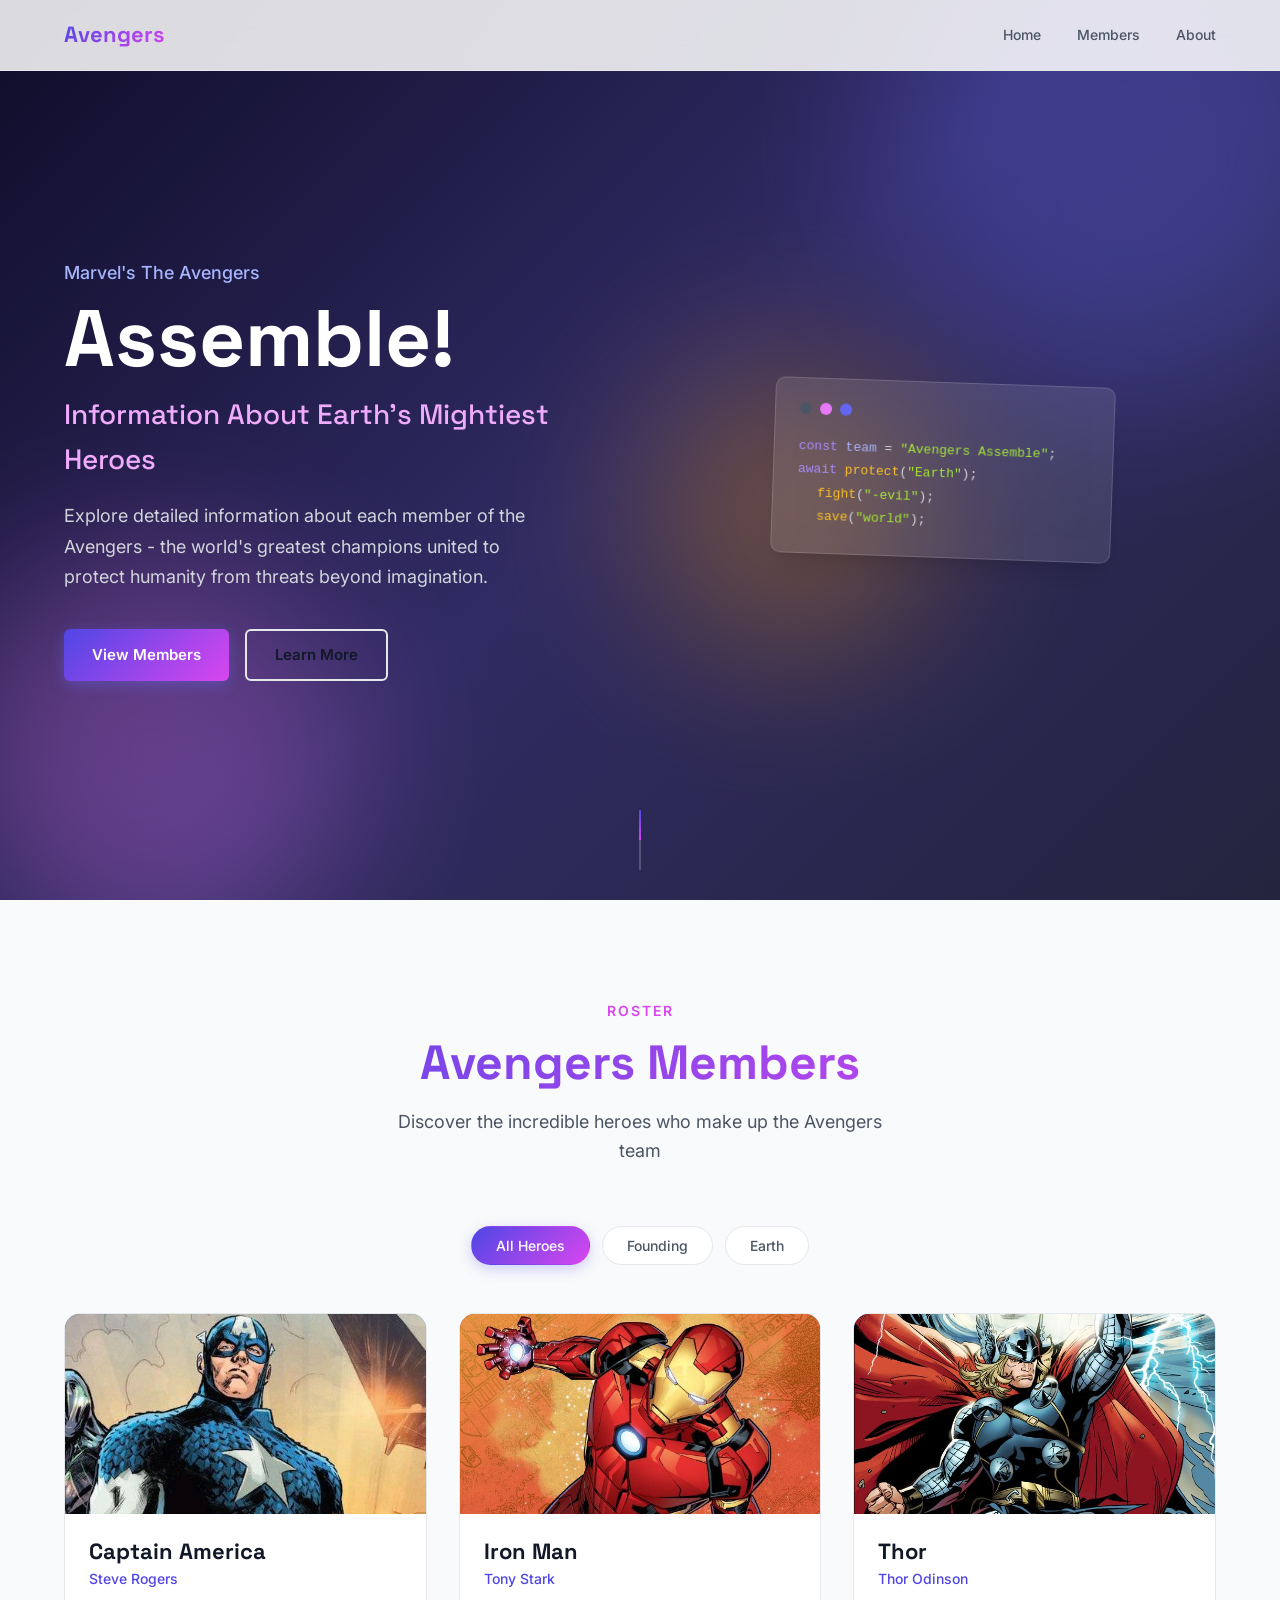
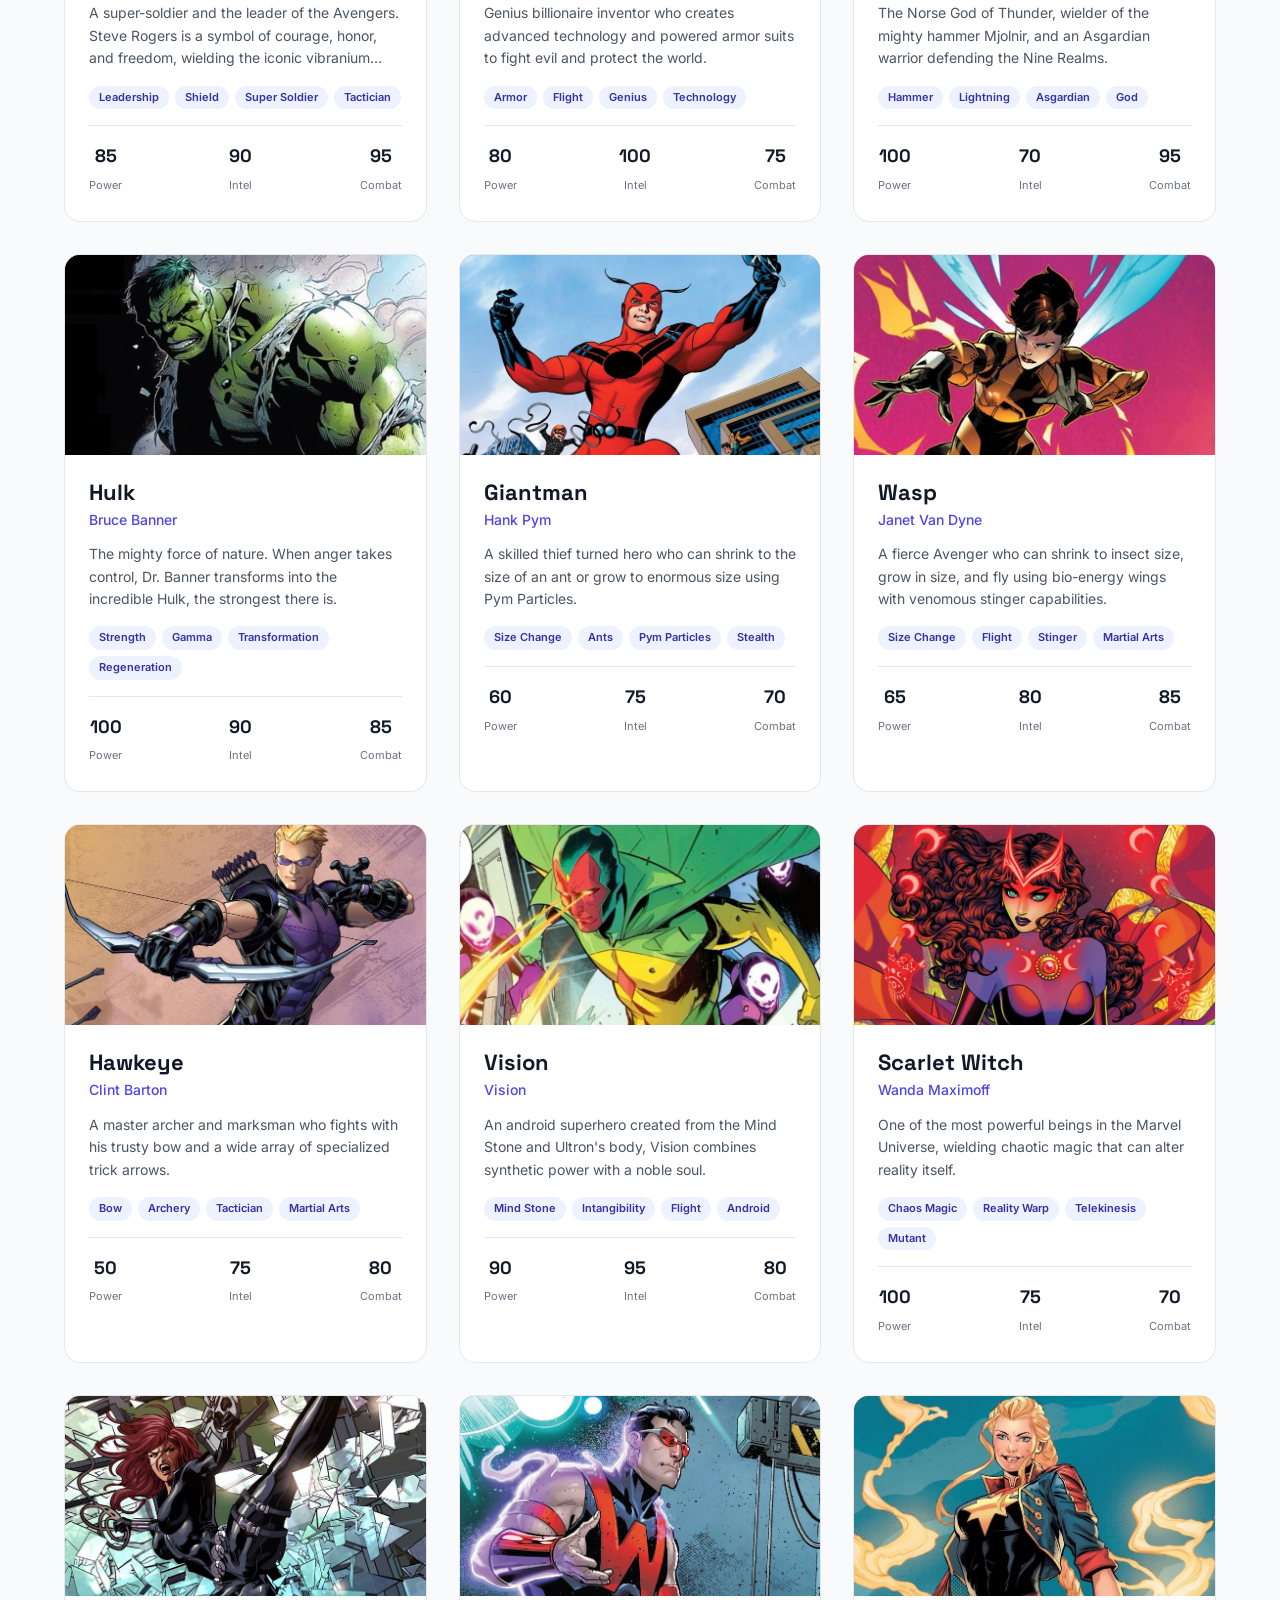
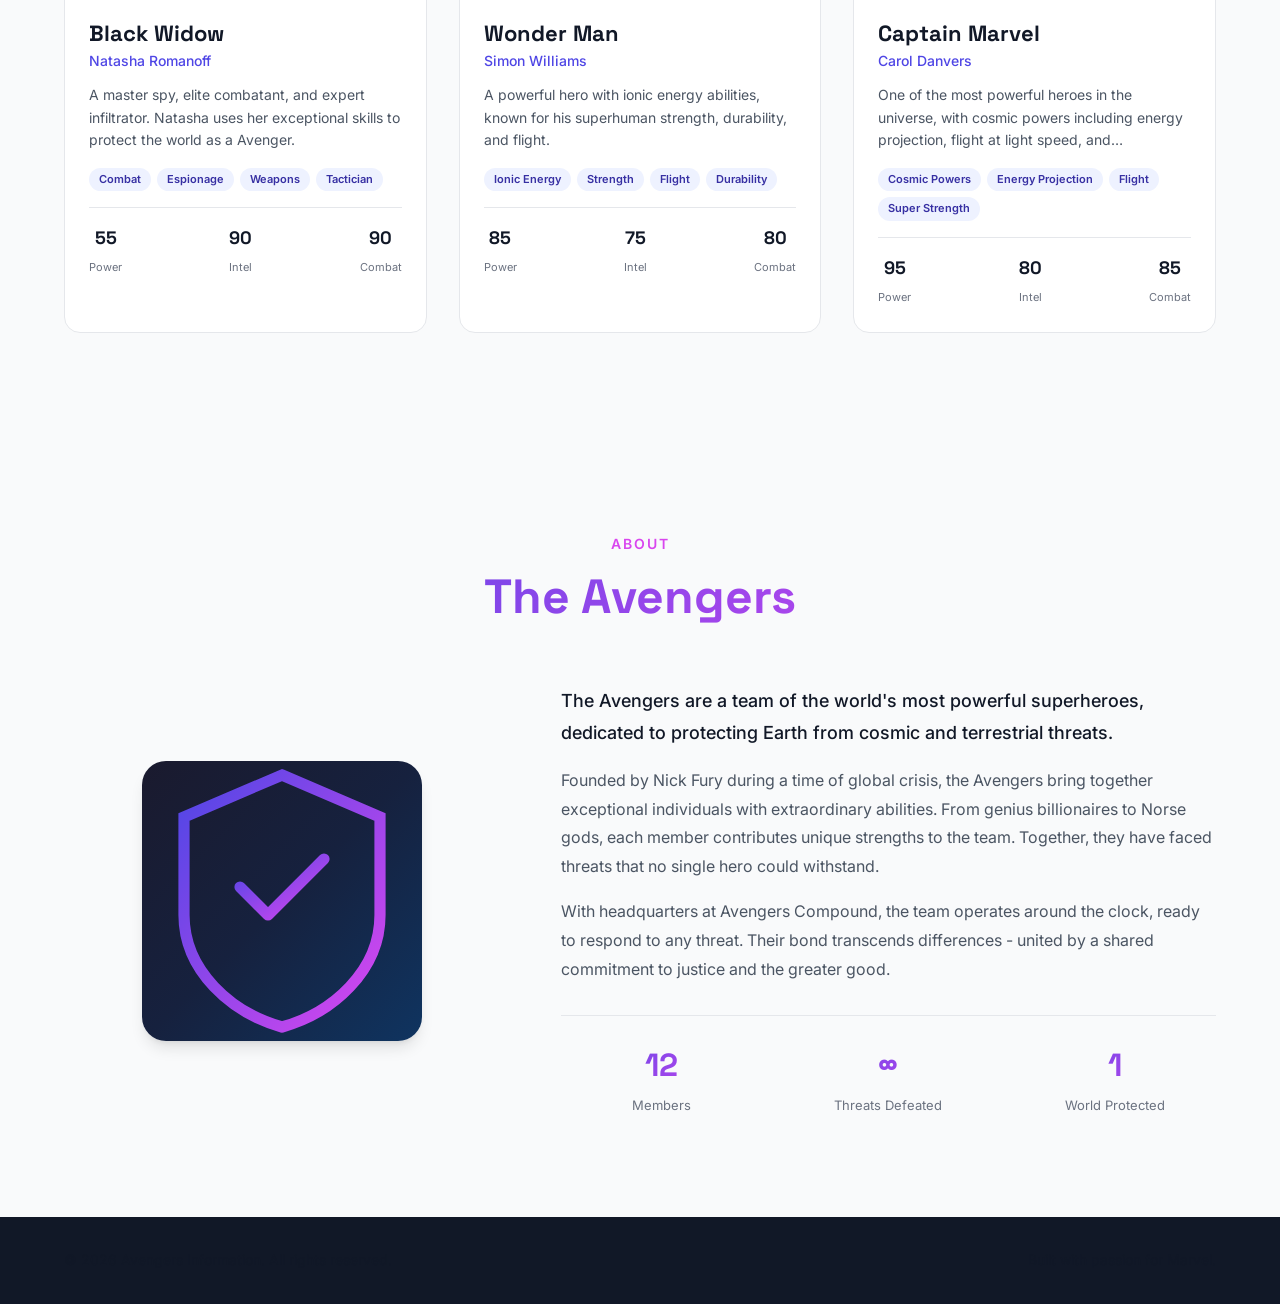
<file: avengers.html>
<!DOCTYPE html>
<html lang="en">
<head>
  <meta charset="UTF-8">
  <meta name="viewport" content="width=device-width, initial-scale=1.0">
  <title>Avengers - Member Information</title>
  <link href="https://fonts.googleapis.com/css2?family=Inter:wght@300;400;500;600;700&family=Space+Grotesk:wght@400;500;600;700&display=swap" rel="stylesheet">
  <style>
:root {
  --blue-900: #1e1b4b; --blue-800: #312e81; --blue-700: #3730a3; --blue-600: #4f46e5;
  --blue-500: #6366f1; --blue-400: #818cf8; --blue-300: #a5b4fc; --blue-200: #c7d2fe;
  --blue-100: #e0e7ff; --blue-50: #eef2ff; --magenta-900: #700a5e; --magenta-800: #9d176d;
  --magenta-700: #be187d; --magenta-600: #d946ef; --magenta-500: #e879f9; --magenta-400: #f0abfc;
  --magenta-300: #f5d0fe; --magenta-200: #fae8ff; --magenta-100: #fef3ff; --magenta-50: #fdf4ff;
  --gray-900: #111827; --gray-800: #1f2937; --gray-700: #374151; --gray-600: #4b5563;
  --gray-500: #6b7280; --gray-400: #9ca 3af; --gray-300: #d1d5db; --gray-200: #e5e7eb;
  --gray-100: #f3f4f6; --gray-50: #f9fafb; --white: #ffffff;
  --bg-primary: var(--white); --bg-secondary: var(--gray-50); --bg-card: var(--white);
  --text-primary: var(--gray-900); --text-secondary: var(--gray-600); --text-light: var(--gray-500);
  --border: var(--gray-200); --accent-blue: var(--blue-600); --accent-magenta: var(--magenta-600);
  --gradient-primary: linear-gradient(135deg, var(--blue-600), var(--magenta-600));
  --gradient-hero: linear-gradient(135deg, var(--blue-700) 0%, var(--magenta-700) 100%);
  --shadow-sm: 0 1px 2px rgba(0,0,0,0.05); --shadow-md: 0 4px 6px -1px rgba(0,0,0,0.1), 0 2px 4px -2px rgba(0,0,0,0.1);
  --shadow-lg: 0 10px 15px -3px rgba(0,0,0,0.1), 0 4px 6px -4px rgba(0,0,0,0.1);
  --shadow-xl: 0 20px 25px -5px rgba(0,0,0,0.1), 0 8px 10px -6px rgba(0,0,0,0.1);
  --radius-sm: 6px; --radius-md: 10px; --radius-lg: 16px; --radius-xl: 24px; --transition: 0.3s ease;
}
* { margin: 0; 
    padding: 0; 
     box-sizing: 
      border-box; }
html { scroll-behavior: smooth; }
body { font-family: 'Inter', -apple-system, BlinkMacSystemFont, sans-serif; background: var(--bg-primary); color: var(--text-primary); line-height: 1.6; overflow-x: hidden; }
h1, h2, h3, h4, h5, h6 { font-family: 'Space Grotesk', sans-serif; line-height: 1.2; }
a { text-decoration: none; color: inherit; }
ul { list-style: none; }
.container { max-width: 1200px; margin: 0 auto; padding: 0 24px; }
.section { padding: 100px 0; }
.section-header { text-align: center; margin-bottom: 60px; }
.section-label { font-size: 14px; font-weight: 600; text-transform: uppercase; letter-spacing: 2px; color: var(--accent-magenta); margin-bottom: 12px; }
.section-title { font-size: clamp(32px, 5vw, 48px); font-weight: 700; background: var(--gradient-primary); -webkit-background-clip: text; -webkit-text-fill-color: transparent; background-clip: text; margin-bottom: 16px; }
.section-subtitle { font-size: 18px; color: var(--text-secondary); max-width: 500px; margin: 0 auto; }
.btn { display: inline-flex; align-items: center; justify-content: center; gap: 8px; padding: 12px 28px; border-radius: var(--radius-sm); font-size: 15px; font-weight: 600; cursor: pointer; border: none; transition: all var(--transition); font-family: 'Inter', sans-serif; }
.btn-primary { background: var(--gradient-primary); color: var(--white); box-shadow: 0 4px 14px rgba(99, 102, 241, 0.4); }
.btn-primary:hover { transform: translateY(-2px); box-shadow: 0 6px 20px rgba(99, 102, 241, 0.5); }
.btn-secondary { background: transparent; color: var(--text-primary); border: 2px solid var(--border); }
.btn-secondary:hover { border-color: var(--accent-blue); color: var(--accent-blue); transform: translateY(-2px); }
.btn-full { width: 100%; }
.nav { position: fixed; top: 0; left: 0; right: 0; z-index: 1000; background: rgba(255, 255, 255, 0.85); backdrop-filter: blur(16px); -webkit-backdrop-filter: blur(16px); border-bottom: 1px solid var(--border); transition: all var(--transition); }
.nav-container { max-width: 1200px; margin: 0 auto; padding: 0 24px; display: flex; align-items: center; justify-content: space-between; height: 70px; }
.nav-logo { font-family: 'Space Grotesk', sans-serif; font-size: 22px; font-weight: 700; background: var(--gradient-primary); -webkit-background-clip: text; -webkit-text-fill-color: transparent; background-clip: text; }
.nav-links { display: flex; gap: 36px; }
.nav-link { font-size: 14px; font-weight: 500; color: var(--text-secondary); transition: color var(--transition); position: relative; }
.nav-link::after { content: ''; position: absolute; bottom: -4px; left: 0; width: 0; height: 2px; background: var(--gradient-primary); transition: width var(--transition); }
.nav-link:hover { color: var(--text-primary); }
.nav-link:hover::after { width: 100%; }
.hamburger { display: none; flex-direction: column; gap: 5px; background: none; border: none; cursor: pointer; padding: 4px; }
.hamburger span { display: block; width: 24px; height: 2px; background: var(--text-primary); border-radius: 2px; transition: all var(--transition); }
.hero { min-height: 100vh; display: flex; align-items: center; position: relative; overflow: hidden; padding: 120px 0 80px; background: linear-gradient(135deg, #0f0c29 0%, #302b63 50%, #24243e 100%); }
.hero-bg { position: absolute; inset: 0; z-index: 0; }
.gradient-blob { position: absolute; border-radius: 50%; filter: blur(80px); opacity: 0.3; animation: float 8s ease-in-out infinite; }
.blob-1 { width: 500px; height: 500px; background: var(--blue-500); top: -100px; right: -100px; animation-delay: 0s; }
.blob-2 { width: 400px; height: 400px; background: var(--magenta-500); bottom: -50px; left: -50px; animation-delay: 2s; }
.blob-3 { width: 300px; height: 300px; background: #f59e0b; top: 40%; left: 50%; animation-delay: 4s; }
@keyframes float { 0%, 100% { transform: translate(0, 0) scale(1); } 33% { transform: translate(30px, -30px) scale(1.05); } 66% { transform: translate(-20px, 20px) scale(0.95); } }
.hero-content { display: grid; grid-template-columns: 1fr 1fr; gap: 60px; align-items: center; position: relative; z-index: 1; }
.hero-greeting { font-size: 18px; font-weight: 500; color: var(--blue-300); margin-bottom: 8px; }
.hero-name { font-size: clamp(48px, 8vw, 80px); font-weight: 700; line-height: 1.05; margin-bottom: 12px; color: var(--white); }
.hero-title { font-size: clamp(20px, 3vw, 28px); font-weight: 500; color: var(--magenta-400); margin-bottom: 20px; font-family: 'Space Grotesk', sans-serif; }
.hero-desc { font-size: 18px; color: var(--gray-300); max-width: 480px; margin-bottom: 36px; line-height: 1.7; }
.hero-actions { display: flex; gap: 16px; flex-wrap: wrap; }
.hero-visual { display: flex; justify-content: center; }
.hero-card { background: rgba(255,255,255,0.1); border-radius: var(--radius-md); padding: 24px; width: 340px; box-shadow: var(--shadow-xl); transform: rotate(2deg); transition: transform var(--transition); backdrop-filter: blur(10px); border: 1px solid rgba(255,255,255,0.15); }
.hero-card:hover { transform: rotate(0deg) scale(1.02); }
.card-header { display: flex; gap: 8px; margin-bottom: 20px; }
.card-dot { width: 12px; height: 12px; border-radius: 50%; background: var(--gray-600); }
.card-dot.magenta { background: var(--magenta-500); }
.card-dot.blue { background: var(--blue-500); }
.card-body { font-family: 'Courier New', monospace; font-size: 13px; line-height: 1.8; }
.code-line { color: var(--gray-300); }
.code-indent { color: var(--gray-300); padding-left: 20px; }
.keyword { color: #a78bfa; }
.var { color: var(--blue-300); }
.string { color: #a3e635; }
.func { color: #fbbf24; }
.scroll-indicator { position: absolute; bottom: 30px; left: 50%; transform: translateX(-50%); z-index: 1; }
.scroll-line { width: 2px; height: 60px; background: rgba(255,255,255,0.2); position: relative; overflow: hidden; border-radius: 2px; }
.scroll-line::after { content: ''; position: absolute; top: 0; left: 0; width: 100%; height: 50%; background: var(--gradient-primary); animation: scrollDown 2s ease-in-out infinite; }
@keyframes scrollDown { 0% { transform: translateY(-100%); } 100% { transform: translateY(200%); } }
.members { background: var(--bg-secondary); }
.filter-bar { display: flex; justify-content: center; gap: 12px; flex-wrap: wrap; margin-bottom: 48px; }
.filter-btn { padding: 10px 24px; border-radius: 999px; border: 1px solid var(--border); background: var(--bg-card); font-size: 14px; font-weight: 500; cursor: pointer; transition: all var(--transition); font-family: 'Inter', sans-serif; color: var(--text-secondary); }
.filter-btn:hover { border-color: var(--accent-blue); color: var(--accent-blue); }
.filter-btn.active { background: var(--gradient-primary); color: var(--white); border-color: transparent; box-shadow: 0 4px 14px rgba(99,102,241,.3); }
.members-grid { display: grid; grid-template-columns: repeat(auto-fill, minmax(340px, 1fr)); gap: 32px; }
.member-card { background: var(--bg-card); border-radius: var(--radius-lg); overflow: hidden; border: 1px solid var(--border); transition: all var(--transition); cursor: pointer; display: flex; flex-direction: column; }
.member-card:hover { transform: translateY(-8px); box-shadow: var(--shadow-xl); }
.member-banner { height: 200px; position: relative; overflow: hidden; display: flex; align-items: center; justify-content: center; }
.member-banner .member-initial { font-family: 'Space Grotesk', sans-serif; font-size: 80px; font-weight: 700; color: rgba(255,255,255,.9); text-shadow: 0 4px 20px rgba(0,0,0,.3); }
.member-info { padding: 24px; flex: 1; display: flex; flex-direction: column; }
.member-name { font-size: 22px; font-weight: 700; margin-bottom: 4px; color: var(--text-primary); }
.member-alias { font-size: 14px; color: var(--accent-blue); font-weight: 500; margin-bottom: 12px; }
.member-desc { font-size: 14px; color: var(--text-secondary); line-height: 1.6; margin-bottom: 16px; display: -webkit-box; -webkit-line-clamp: 3; -webkit-box-orient: vertical; overflow: hidden; flex-shrink: 0; }
.member-tags { display: flex; gap: 6px; flex-wrap: wrap; }
.member-tag { font-size: 11px; font-weight: 600; padding: 3px 10px; border-radius: 999px; background: var(--blue-50); color: var(--blue-700); }
.member-stats { display: flex; justify-content: space-between; margin-top: 16px; padding-top: 16px; border-top: 1px solid var(--border); }
.member-stat { text-align: center; }
.member-stat-val { display: block; font-family: 'Space Grotesk', sans-serif; font-size: 18px; font-weight: 700; color: var(--text-primary); }
.member-stat-label { font-size: 11px; color: var(--text-light); }
.modal-overlay { position: fixed; inset: 0; background: rgba(0,0,0,.6); backdrop-filter: blur(4px); z-index: 2000; display: flex; align-items: center; justify-content: center; opacity: 0; visibility: hidden; transition: all var(--transition); padding: 24px; }
.modal-overlay.open { opacity: 1; visibility: visible; }
.modal { background: var(--bg-card); border-radius: var(--radius-lg); width: 100%; max-width: 600px; max-height: 90vh; overflow-y: auto; transform: scale(.9) translateY(20px); transition: transform var(--transition); box-shadow: var(--shadow-xl); }
.modal-overlay.open .modal { transform: scale(1) translateY(0); }
.modal-banner { height: 180px; position: relative; overflow: hidden; border-radius: var(--radius-lg) var(--radius-lg) 0 0; display: flex; align-items: center; justify-content: center; }
.modal-banner .member-initial { font-family: 'Space Grotesk', sans-serif; font-size: 100px; font-weight: 700; color: rgba(255,255,255,.9); text-shadow: 0 4px 20px rgba(0,0,0,.3); }
.modal-close { position: absolute; top: 16px; right: 16px; width: 36px; height: 36px; border-radius: 50%; background: rgba(0,0,0,.3); border: none; color: var(--white); font-size: 18px; cursor: pointer; display: flex; align-items: center; justify-content: center; transition: background var(--transition); z-index: 10; }
.modal-close:hover { background: rgba(0,0,0,.5); }
.modal-body { padding: 32px; }
.modal-name { font-size: 28px; font-weight: 700; margin-bottom: 4px; }
.modal-alias { font-size: 16px; color: var(--accent-blue); font-weight: 500; margin-bottom: 20px; }
.modal-section { margin-bottom: 20px; }
.modal-section h4 { font-size: 14px; font-weight: 600; text-transform: uppercase; letter-spacing: 1px; color: var(--accent-magenta); margin-bottom: 8px; }
.modal-section p { font-size: 15px; color: var(--text-secondary); line-height: 1.7; }
.modal-stats { display: grid; grid-template-columns: repeat(3, 1fr); gap: 16px; margin-bottom: 20px; }
.modal-stat { background: var(--bg-secondary); border-radius: var(--radius-md); padding: 16px; text-align: center; }
.modal-stat-val { display: block; font-family: 'Space Grotesk', sans-serif; font-size: 24px; font-weight: 700; background: var(--gradient-primary); -webkit-background-clip: text; -webkit-text-fill-color: transparent; background-clip: text; }
.modal-stat-label { font-size: 12px; color: var(--text-light); margin-top: 4px; }
.modal-powers { display: flex; flex-wrap: wrap; gap: 8px; }
.modal-power { font-size: 13px; font-weight: 500; padding: 6px 14px; border-radius: 999px; background: var(--magenta-50); color: var(--magenta-700); border: 1px solid var(--magenta-200); }
.avengers-about { background: var(--bg-secondary); }
.about-grid { display: grid; grid-template-columns: 1fr 1.5fr; gap: 60px; align-items: center; }
.about-visual { display: flex; justify-content: center; }
.about-avengers-logo { width: 280px; height: 280px; border-radius: var(--radius-xl); overflow: hidden; box-shadow: var(--shadow-lg); background: linear-gradient(135deg, #1a1a2e, #16213e, #0f3460); display: flex; align-items: center; justify-content: center; }
.about-text p { color: var(--text-secondary); margin-bottom: 16px; font-size: 16px; line-height: 1.8; }
.about-lead { font-size: 18px !important; color: var(--text-primary) !important; font-weight: 500; }
.about-stats { display: grid; grid-template-columns: repeat(3, 1fr); gap: 24px; margin-top: 32px; padding-top: 24px; border-top: 1px solid var(--border); }
.stat { text-align: center; }
.stat-number { display: block; font-family: 'Space Grotesk', sans-serif; font-size: 32px; font-weight: 700; background: var(--gradient-primary); -webkit-background-clip: text; -webkit-text-fill-color: transparent; background-clip: text; }
.stat-label { font-size: 13px; color: var(--text-light); }
.footer { background: var(--gray-900); padding: 32px 0; }
.footer-content { display: flex; justify-content: space-between; align-items: center; color: var(--gray-400); font-size: 14px; }
.back-to-top { position: fixed; bottom: 32px; right: 32px; width: 44px; height: 44px; border-radius: 50%; background: var(--gradient-primary); color: var(--white); display: flex; align-items: center; justify-content: center; opacity: 0; visibility: hidden; transition: all var(--transition); box-shadow: var(--shadow-lg); z-index: 100; }
.back-to-top.visible { opacity: 1; visibility: visible; }
.back-to-top:hover { transform: translateY(-4px); }
@media (max-width: 1024px) { .hero-content { grid-template-columns: 1fr; text-align: center; } .hero-desc { margin-left: auto; margin-right: auto; } .hero-actions { justify-content: center; } .hero-visual { display: none; } .about-grid { grid-template-columns: 1fr; text-align: center; } .about-avengers-logo { width: 200px; height: 200px; } }
@media (max-width: 768px) { .nav-links { position: fixed; top: 70px; left: 0; right: 0; background: rgba(255,255,255,.95); backdrop-filter: blur(16px); flex-direction: column; padding: 24px; gap: 0; border-bottom: 1px solid var(--border); transform: translateY(-120%); transition: transform var(--transition); } .nav-links.open { transform: translateY(0); } .nav-link { display: block; padding: 12px 0; font-size: 16px; } .hamburger { display: flex; } .hamburger.active span:nth-child(1) { transform: rotate(45deg) translate(5px,5px); } .hamburger.active span:nth-child(2) { opacity: 0; } .hamburger.active span:nth-child(3) { transform: rotate(-45deg) translate(5px,-5px); } .members-grid { grid-template-columns: 1fr; } .modal-stats { grid-template-columns: repeat(3,1fr); gap: 8px; } .modal-stat { padding: 12px; } .footer-content { flex-direction: column; gap: 8px; text-align: center; } .filter-bar { gap: 8px; } .filter-btn { padding: 8px 16px; font-size: 13px; } }
@media (max-width: 480px) { .section { padding: 60px 0; } .about-stats { grid-template-columns: repeat(3,1fr); gap: 12px; } .hero-actions { flex-direction: column; } .hero-actions .btn { width: 100%; } .about-stats { grid-template-columns: 1fr; } .modal-body { padding: 24px; } }
  </style>
</head>
<body>

<nav id="navbar" class="nav">
  <div class="nav-container">
    <a href="#" class="nav-logo">Avengers</a>
    <ul class="nav-links" id="navLinks">
      <li><a href="#home" class="nav-link">Home</a></li>
      <li><a href="#members" class="nav-link">Members</a></li>
      <li><a href="#about" class="nav-link">About</a></li>
    </ul>
    <button class="hamburger" id="hamburger" aria-label="Toggle navigation">
      <span></span><span></span><span></span>
    </button>
  </div>
</nav>
<header id="home" class="hero">
  <div class="hero-bg">
    <div class="gradient-blob blob-1"></div>
    <div class="gradient-blob blob-2"></div>
    <div class="gradient-blob blob-3"></div>
  </div>
  <div class="container hero-content">
    <div class="hero-text">
      <p class="hero-greeting">Marvel's The Avengers</p>
      <h1 class="hero-name">Assemble!</h1>
      <p class="hero-title">Information About Earth's Mightiest Heroes</p>
      <p class="hero-desc">Explore detailed information about each member of the Avengers - the world's greatest champions united to protect humanity from threats beyond imagination.</p>
      <div class="hero-actions">
        <a href="#members" class="btn btn-primary">View Members</a>
        <a href="#about" class="btn btn-secondary">Learn More</a>
      </div>
    </div>
    <div class="hero-visual">
      <div class="hero-card">
        <div class="card-header">
          <div class="card-dot"></div>
          <div class="card-dot magenta"></div>
          <div class="card-dot blue"></div>
        </div>
        <div class="card-body">
          <div class="code-line"><span class="keyword">const</span> <span class="var">team</span> = <span class="string">"Avengers Assemble"</span>;</div>
          <div class="code-line"><span class="keyword">await</span> <span class="func">protect</span>(<span class="string">"Earth"</span>);</div>
          <div class="code-indent"><span class="func">fight</span>(<span class="string">"-evil"</span>);</div>
          <div class="code-indent"><span class="func">save</span>(<span class="string">"world"</span>);</div>
          <div class="code-line"></div>
        </div>
      </div>
    </div>
  </div>
  <div class="scroll-indicator"><div class="scroll-line"></div></div>
</header>
<section id="members" class="section members"><div class="container"><div class="section-header"><p class="section-label">Roster</p><h2 class="section-title">Avengers Members</h2><p class="section-subtitle">Discover the incredible heroes who make up the Avengers team</p></div><div class="filter-bar"><button class="filter-btn active" data-filter="all">All Heroes</button><button class="filter-btn " data-filter="core">Founding</button><button class="filter-btn " data-filter="earth">Earth</button></div><div class="members-grid">
    <div class="member-card" data-name="Captain America" data-alias="Steve Rogers">
      <div class="member-banner" style="background: linear-gradient(135deg, #1e40af, #3b82f6, #60a5fa)">
        <img src="Captain America.jpg" style="width: 300%; height: 200px; object-fit: cover; object-position: 50% 1%;">
      </div>
      <div class="member-info">
        <h3 class="member-name">Captain America</h3>
        <p class="member-alias">Steve Rogers</p>
        <p class="member-desc">A super-soldier and the leader of the Avengers. Steve Rogers is a symbol of courage, honor, and freedom, wielding the iconic vibranium shield.</p>
        <div class="member-tags"><span class="member-tag">Leadership</span><span class="member-tag">Shield</span><span class="member-tag">Super Soldier</span><span class="member-tag">Tactician</span></div>
        <div class="member-stats">
          <div class="member-stat"><span class="member-stat-val">85</span><span class="member-stat-label">Power</span></div>
          <div class="member-stat"><span class="member-stat-val">90</span><span class="member-stat-label">Intel</span></div>
          <div class="member-stat"><span class="member-stat-val">95</span><span class="member-stat-label">Combat</span></div>
        </div>
      </div>
    </div>
    <div class="member-card" data-name="Iron Man" data-alias="Tony Stark">
      <div class="member-banner" style="background: linear-gradient(135deg, #b91c1c, #dc2626, #f87171)">
        <img src="ironman.jpg" style="width: 300%; height: 200px; object-fit: cover; object-position: 50% 25%;">
      </div>
      <div class="member-info">
        <h3 class="member-name">Iron Man</h3>
        <p class="member-alias">Tony Stark</p>
        <p class="member-desc">Genius billionaire inventor who creates advanced technology and powered armor suits to fight evil and protect the world.</p>
        <div class="member-tags"><span class="member-tag">Armor</span><span class="member-tag">Flight</span><span class="member-tag">Genius</span><span class="member-tag">Technology</span></div>
        <div class="member-stats">
          <div class="member-stat"><span class="member-stat-val">80</span><span class="member-stat-label">Power</span></div>
          <div class="member-stat"><span class="member-stat-val">100</span><span class="member-stat-label">Intel</span></div>
          <div class="member-stat"><span class="member-stat-val">75</span><span class="member-stat-label">Combat</span></div>
        </div>
      </div>
    </div>
    <div class="member-card" data-name="Thor" data-alias="Thor Odinson">
      <div class="member-banner" style="background: linear-gradient(135deg, #1d4ed8, #3b82f6, #fbbf24)">
        <img src="Thor.jpg" style="width: 300%; height: 200px; object-fit: cover; object-position: 50% 35%;">
      </div>
      <div class="member-info">
        <h3 class="member-name">Thor</h3>
        <p class="member-alias">Thor Odinson</p>
        <p class="member-desc">The Norse God of Thunder, wielder of the mighty hammer Mjolnir, and an Asgardian warrior defending the Nine Realms.</p>
        <div class="member-tags"><span class="member-tag">Hammer</span><span class="member-tag">Lightning</span><span class="member-tag">Asgardian</span><span class="member-tag">God</span></div>
        <div class="member-stats">
          <div class="member-stat"><span class="member-stat-val">100</span><span class="member-stat-label">Power</span></div>
          <div class="member-stat"><span class="member-stat-val">70</span><span class="member-stat-label">Intel</span></div>
          <div class="member-stat"><span class="member-stat-val">95</span><span class="member-stat-label">Combat</span></div>
        </div>
      </div>
    </div>
    <div class="member-card" data-name="Hulk" data-alias="Bruce Banner">
      <div class="member-banner" style="background: linear-gradient(135deg, #15803d, #22c55e, #4ade80)">
        <img src="the Hulk.jpg" style="width: 300%; height: 200px; object-fit: cover; object-position: 50% 5%;">
      </div>
      <div class="member-info">
        <h3 class="member-name">Hulk</h3>
        <p class="member-alias">Bruce Banner</p>
        <p class="member-desc">The mighty force of nature. When anger takes control, Dr. Banner transforms into the incredible Hulk, the strongest there is.</p>
        <div class="member-tags"><span class="member-tag">Strength</span><span class="member-tag">Gamma</span><span class="member-tag">Transformation</span><span class="member-tag">Regeneration</span></div>
        <div class="member-stats">
          <div class="member-stat"><span class="member-stat-val">100</span><span class="member-stat-label">Power</span></div>
          <div class="member-stat"><span class="member-stat-val">90</span><span class="member-stat-label">Intel</span></div>
          <div class="member-stat"><span class="member-stat-val">85</span><span class="member-stat-label">Combat</span></div>
        </div>
      </div>
    </div>
    <div class="member-card" data-name="Giantman" data-alias="Hank Pym">
      <div class="member-banner" style="background: linear-gradient(135deg, #7c3aed, #8b5cf6, #a78bfa)">
        <img src="Giant-Man.jpg" style="width: 300%; height: 200px; object-fit: cover; object-position: 50% 35%;">
      </div>
      <div class="member-info">
        <h3 class="member-name">Giantman</h3>
        <p class="member-alias">Hank Pym</p>
        <p class="member-desc">A skilled thief turned hero who can shrink to the size of an ant or grow to enormous size using Pym Particles.</p>
        <div class="member-tags"><span class="member-tag">Size Change</span><span class="member-tag">Ants</span><span class="member-tag">Pym Particles</span><span class="member-tag">Stealth</span></div>
        <div class="member-stats">
          <div class="member-stat"><span class="member-stat-val">60</span><span class="member-stat-label">Power</span></div>
          <div class="member-stat"><span class="member-stat-val">75</span><span class="member-stat-label">Intel</span></div>
          <div class="member-stat"><span class="member-stat-val">70</span><span class="member-stat-label">Combat</span></div>
        </div>
      </div>
    </div>
    <div class="member-card" data-name="Wasp" data-alias="Janet Van Dyne">
      <div class="member-banner" style="background: linear-gradient(135deg, #d946ef, #e879f9, #f0abfc)">
        <img src="Wasp (Character) - Comic Vine.jpg" style="width: 300%; height: 200px; object-fit: cover; object-position: 50% 20%;">
      </div>
      <div class="member-info">
        <h3 class="member-name">Wasp</h3>
        <p class="member-alias">Janet Van Dyne</p>
        <p class="member-desc">A fierce Avenger who can shrink to insect size, grow in size, and fly using bio-energy wings with venomous stinger capabilities.</p>
        <div class="member-tags"><span class="member-tag">Size Change</span><span class="member-tag">Flight</span><span class="member-tag">Stinger</span><span class="member-tag">Martial Arts</span></div>
        <div class="member-stats">
          <div class="member-stat"><span class="member-stat-val">65</span><span class="member-stat-label">Power</span></div>
          <div class="member-stat"><span class="member-stat-val">80</span><span class="member-stat-label">Intel</span></div>
          <div class="member-stat"><span class="member-stat-val">85</span><span class="member-stat-label">Combat</span></div>
        </div>
      </div>
    </div>
    <div class="member-card" data-name="Hawkeye" data-alias="Clint Barton">
      <div class="member-banner" style="background: linear-gradient(135deg, #ca8a04, #eab308, #fde047)">
        <img src="Hawkeye.jpg" style="width: 300%; height: 200px; object-fit: cover; object-position: 50% 13%;">
      </div>
      <div class="member-info">
        <h3 class="member-name">Hawkeye</h3>
        <p class="member-alias">Clint Barton</p>
        <p class="member-desc">A master archer and marksman who fights with his trusty bow and a wide array of specialized trick arrows.</p>
        <div class="member-tags"><span class="member-tag">Bow</span><span class="member-tag">Archery</span><span class="member-tag">Tactician</span><span class="member-tag">Martial Arts</span></div>
        <div class="member-stats">
          <div class="member-stat"><span class="member-stat-val">50</span><span class="member-stat-label">Power</span></div>
          <div class="member-stat"><span class="member-stat-val">75</span><span class="member-stat-label">Intel</span></div>
          <div class="member-stat"><span class="member-stat-val">80</span><span class="member-stat-label">Combat</span></div>
        </div>
      </div>
    </div>
    <div class="member-card" data-name="Vision" data-alias="Vision">
      <div class="member-banner" style="background: linear-gradient(135deg, #c026d3, #d946ef, #f5d0fe)">
        <img src="Vision_.jpg" style="width: 300%; height: 200px; object-fit: cover; object-position: 50% 35%;">
      </div>
      <div class="member-info">
        <h3 class="member-name">Vision</h3>
        <p class="member-alias">Vision</p>
        <p class="member-desc">An android superhero created from the Mind Stone and Ultron's body, Vision combines synthetic power with a noble soul.</p>
        <div class="member-tags"><span class="member-tag">Mind Stone</span><span class="member-tag">Intangibility</span><span class="member-tag">Flight</span><span class="member-tag">Android</span></div>
        <div class="member-stats">
          <div class="member-stat"><span class="member-stat-val">90</span><span class="member-stat-label">Power</span></div>
          <div class="member-stat"><span class="member-stat-val">95</span><span class="member-stat-label">Intel</span></div>
          <div class="member-stat"><span class="member-stat-val">80</span><span class="member-stat-label">Combat</span></div>
        </div>
      </div>
    </div>
    <div class="member-card" data-name="Scarlet Witch" data-alias="Wanda Maximoff">
      <div class="member-banner" style="background: linear-gradient(135deg, #7c3aed, #a855f7, #c084fc)">
        <img src="Scarlet Witch.jpg" style="width: 300%; height: 200px; object-fit: cover; object-position: 50% 25%;">
      </div>
      <div class="member-info">
        <h3 class="member-name">Scarlet Witch</h3>
        <p class="member-alias">Wanda Maximoff</p>
        <p class="member-desc">One of the most powerful beings in the Marvel Universe, wielding chaotic magic that can alter reality itself.</p>
        <div class="member-tags"><span class="member-tag">Chaos Magic</span><span class="member-tag">Reality Warp</span><span class="member-tag">Telekinesis</span><span class="member-tag">Mutant</span></div>
        <div class="member-stats">
          <div class="member-stat"><span class="member-stat-val">100</span><span class="member-stat-label">Power</span></div>
          <div class="member-stat"><span class="member-stat-val">75</span><span class="member-stat-label">Intel</span></div>
          <div class="member-stat"><span class="member-stat-val">70</span><span class="member-stat-label">Combat</span></div>
        </div>
      </div>
    </div>
    <div class="member-card" data-name="Black Widow" data-alias="Natasha Romanoff">
      <div class="member-banner" style="background: linear-gradient(135deg, #1e1b4b, #4338ca, #6366f1)">
        <img src="Black Widow.jpg" style="width: 300%; height: 200px; object-fit: cover; object-position: 50% 50%;">
      </div>
      <div class="member-info">
        <h3 class="member-name">Black Widow</h3>
        <p class="member-alias">Natasha Romanoff</p>
        <p class="member-desc">A master spy, elite combatant, and expert infiltrator. Natasha uses her exceptional skills to protect the world as a Avenger.</p>
        <div class="member-tags"><span class="member-tag">Combat</span><span class="member-tag">Espionage</span><span class="member-tag">Weapons</span><span class="member-tag">Tactician</span></div>
        <div class="member-stats">
          <div class="member-stat"><span class="member-stat-val">55</span><span class="member-stat-label">Power</span></div>
          <div class="member-stat"><span class="member-stat-val">90</span><span class="member-stat-label">Intel</span></div>
          <div class="member-stat"><span class="member-stat-val">90</span><span class="member-stat-label">Combat</span></div>
        </div>
      </div>
    </div>
    <div class="member-card" data-name="Wonder Man" data-alias="Simon Williams">
      <div class="member-banner" style="background: linear-gradient(135deg, #0891b2, #06b6d4, #67e8f9)">
        <img src="Wonderman.jpg" style="width: 300%; height: 200px; object-fit: cover; object-position: 50% 10%;">
      </div>
      <div class="member-info">
        <h3 class="member-name">Wonder Man</h3>
        <p class="member-alias">Simon Williams</p>
        <p class="member-desc">A powerful hero with ionic energy abilities, known for his superhuman strength, durability, and flight.</p>
        <div class="member-tags"><span class="member-tag">Ionic Energy</span><span class="member-tag">Strength</span><span class="member-tag">Flight</span><span class="member-tag">Durability</span></div>
        <div class="member-stats">
          <div class="member-stat"><span class="member-stat-val">85</span><span class="member-stat-label">Power</span></div>
          <div class="member-stat"><span class="member-stat-val">75</span><span class="member-stat-label">Intel</span></div>
          <div class="member-stat"><span class="member-stat-val">80</span><span class="member-stat-label">Combat</span></div>
        </div>
      </div>
    </div>
    <div class="member-card" data-name="Captain Marvel" data-alias="Carol Danvers">
      <div class="member-banner" style="background: linear-gradient(135deg, #c2410c, #ea580c, #fb923c)">
        <img src="Captain Marvel.jpg" style="width: 300%; height: 200px; object-fit: cover; object-position: 50% 5%;">
      </div>
      <div class="member-info">
        <h3 class="member-name">Captain Marvel</h3>
        <p class="member-alias">Carol Danvers</p>
        <p class="member-desc">One of the most powerful heroes in the universe, with cosmic powers including energy projection, flight at light speed, and superhuman strength.</p>
        <div class="member-tags"><span class="member-tag">Cosmic Powers</span><span class="member-tag">Energy Projection</span><span class="member-tag">Flight</span><span class="member-tag">Super Strength</span></div>
        <div class="member-stats">
          <div class="member-stat"><span class="member-stat-val">95</span><span class="member-stat-label">Power</span></div>
          <div class="member-stat"><span class="member-stat-val">80</span><span class="member-stat-label">Intel</span></div>
          <div class="member-stat"><span class="member-stat-val">85</span><span class="member-stat-label">Combat</span></div>
        </div>
      </div>
    </div></div></div></section>

<section id="about" class="section avengers-about">
  <div class="container">
    <div class="section-header"><p class="section-label">About</p><h2 class="section-title">The Avengers</h2></div>
    <div class="about-grid">
      <div class="about-visual">
        <div class="about-avengers-logo">
          <svg viewBox="0 0 100 100" fill="none" xmlns="http://www.w3.org/2000/svg">
            <path d="M50 5 L85 20 V55 C85 75 68 90 50 95 C32 90 15 75 15 55 V20 Z" stroke="url(#avGrad)" stroke-width="4" fill="none"/>
            <path d="M35 45 L45 55 L65 35" stroke="url(#avGrad)" stroke-width="4" stroke-linecap="round" stroke-linejoin="round" fill="none"/>
            <defs><linearGradient id="avGrad" x1="0%" y1="0%" x2="100%" y2="100%"><stop offset="0%" stop-color="#4f46e5"/><stop offset="100%" stop-color="#d946ef"/></linearGradient></defs>
          </svg>
        </div>
      </div>
      <div class="about-text">
        <p class="about-lead">The Avengers are a team of the world's most powerful superheroes, dedicated to protecting Earth from cosmic and terrestrial threats.</p>
        <p>Founded by Nick Fury during a time of global crisis, the Avengers bring together exceptional individuals with extraordinary abilities. From genius billionaires to Norse gods, each member contributes unique strengths to the team. Together, they have faced threats that no single hero could withstand.</p>
        <p>With headquarters at Avengers Compound, the team operates around the clock, ready to respond to any threat. Their bond transcends differences - united by a shared commitment to justice and the greater good.</p>
        <div class="about-stats">
          <div class="stat"><span class="stat-number">12</span><span class="stat-label">Members</span></div>
          <div class="stat"><span class="stat-number">∞</span><span class="stat-label">Threats Defeated</span></div>
          <div class="stat"><span class="stat-number">1</span><span class="stat-label">World Protected</span></div>
        </div>
      </div>
    </div>
  </div>
</section>

<footer class="footer">
  <div class="container footer-content">
    <p>© 2026 Avengers Information. All rights reserved.</p>
    <p>Built with passion for Marvel.</p>
  </div>
</footer>
<a href="#home" class="back-to-top" id="backToTop" aria-label="Back to top">
  <svg width="20" height="20" viewBox="0 0 24 24" fill="none" stroke="currentColor" stroke-width="2" stroke-linecap="round" stroke-linejoin="round"><polyline points="18 15 12 9 6 15"></polyline></svg>
</a>

<script>var members=[{"name":"Captain America","alias":"Steve Rogers","banner":"linear-gradient(135deg, #1e40af, #3b82f6, #60a5fa)","initial":"CA","desc":"A super-soldier and the leader of the Avengers. Steve Rogers is a symbol of courage, honor, and freedom, wielding the iconic vibranium shield.","realName":"Steven Grant Rogers","origin":"From a weak young man in Brooklyn, Steve was enhanced to the peak of human perfection by the Super-Soldier Serum during World War II.","abilities":"Superhuman strength, speed, agility, stamina, and durability. Master tactician, expert martial artist, skilled with shield and firearms.","power":85,"intel":90,"combat":95,"tags":["Leadership","Shield","Super Soldier","Tactician"]},
                      {"name":"Iron Man","alias":"Tony Stark","banner":"linear-gradient(135deg, #b91c1c, #dc2626, #f87171)","initial":"IM","desc":"Genius billionaire inventor who creates advanced technology and powered armor suits to fight evil and protect the world.","realName":"Anthony Edward Stark","origin":"A brilliant inventor and CEO of Stark Industries, Tony built his first suit of armor to escape captivity and later became a founding Avenger.","abilities":"Genius-level intellect, powered armor suits with flight, energy blasts, repulsors, and advanced AI systems. Master engineer and inventor.","power":80,"intel":100,"combat":75,"tags":["Armor","Flight","Genius","Technology"]},
                       {"name":"Thor","alias":"Thor Odinson","banner":"linear-gradient(135deg, #1d4ed8, #3b82f6, #fbbf24)","initial":"TH","desc":"The Norse God of Thunder, wielder of the mighty hammer Mjolnir, and an Asgardian warrior defending the Nine Realms.","realName":"Thor Odinson","origin":"Son of Odin and heir to the throne of Asgard, Thor was exiled to Earth where he learned humility and became an Avenger.","abilities":"Asgardian physiology, control of lightning and storms, Mjolnir/wielder powers, flight, extreme longevity, and immense strength.","power":100,"intel":70,"combat":95,"tags":["Hammer","Lightning","Asgardian","God"]},
                        {"name":"Hulk","alias":"Bruce Banner","banner":"linear-gradient(135deg, #15803d, #22c55e, #4ade80)","initial":"HK","desc":"The mighty force of nature. When anger takes control, Dr. Banner transforms into the incredible Hulk, the strongest there is.","realName":"Robert Bruce Banner","origin":"Exposed to gamma radiation during an experiment, Dr. Banner gains the ability to transform into the Hulk when angered or stressed.","abilities":"Near-unlimited strength that increases with rage, extreme durability, regeneration, and genius-level intellect as Dr. Banner.","power":100,"intel":90,"combat":85,"tags":["Strength","Gamma","Transformation","Regeneration"]},
                         {"name":"Giantman","alias":"Hank Pym","banner":"linear-gradient(135deg, #7c3aed, #8b5cf6, #a78bfa)","initial":"HP","desc":"A skilled thief turned hero who can shrink to the size of an ant or grow to enormous size using Pym Particles.","realName":"Scott Edward Harris Lang","origin":"A former convict with a heart of gold, Scott discovered the Ant-Man suit and became a hero, later joining the Avengers.","abilities":"Size manipulation (shrink/grow), ability to communicate with ants, enhanced strength at large size, and expert thief skills.","power":60,"intel":75,"combat":70,"tags":["Size Change","Ants","Pym Particles","Stealth"]},
                          {"name":"Wasp","alias":"Hope Van Dyne","banner":"linear-gradient(135deg, #d946ef, #e879f9, #f0abfc)","initial":"WP","desc":"A fierce Avenger who can shrink to insect size, grow in size, and fly using bio-energy wings with venomous stinger capabilities.","realName":"Hope Van Dyne","origin":"Daughter of Hank Pym and Janet Van Dyne, Hope trained in both martial arts and Pym Particles technology to become the Wasp.","abilities":"Size manipulation, flight via bio-wings, bio-energy blasts, enhanced strength at any size, and world-class martial artist.","power":65,"intel":80,"combat":85,"tags":["Size Change","Flight","Stinger","Martial Arts"]},
                           {"name":"Hawkeye","alias":"Clint Barton","banner":"linear-gradient(135deg, #ca8a04, #eab308, #fde047)","initial":"HK","desc":"A master archer and marksman who fights with his trusty bow and a wide array of specialized trick arrows.","realName":"Clinton Francis Barton","origin":"A self-taught archery expert from Waverly, Iowa, Clint joined the Avengers as one of the few non-superpowered members.","abilities":"World-class archery skills, expert marksman, expert tactician, martial arts proficiency, and specialized trick arrows.","power":50,"intel":75,"combat":80,"tags":["Bow","Archery","Tactician","Martial Arts"]},
                            {"name":"Vision","alias":"Vision","banner":"linear-gradient(135deg, #c026d3, #d946ef, #f5d0fe)","initial":"VI","desc":"An android superhero created from the Mind Stone and Ultron's body, Vision combines synthetic power with a noble soul.","realName":"Vision","origin":"Created by Ultron but brought to life by the Mind Stone, Vision was reassembled by Tony Stark and Bruce Banner as a hero.","abilities":"Flight, density manipulation (intangibility), energy projection via Mind Stone, superhuman strength, speed, and genius intellect.","power":90,"intel":95,"combat":80,"tags":["Mind Stone","Intangibility","Flight","Android"]},
                             {"name":"Scarlet Witch","alias":"Wanda Maximoff","banner":"linear-gradient(135deg, #7c3aed, #a855f7, #c084fc)","initial":"SW","desc":"One of the most powerful beings in the Marvel Universe, wielding chaotic magic that can alter reality itself.","realName":"Wanda Django Maximoff","origin":"Born a mutant in Sokovia, Wanda gained her powers through experimentation with the Mind Stone and became one of the most powerful Avengers.","abilities":"Chaos magic, reality warping, telekinesis, energy projection, mind manipulation, and hex casting of extraordinary power.","power":100,"intel":75,"combat":70,"tags":["Chaos Magic","Reality Warp","Telekinesis","Mutant"]}, 
                              {"name":"Black Widow","alias":"Natasha Romanoff","banner":"linear-gradient(135deg, #1e1b4b, #4338ca, #6366f1)","initial":"BW","desc":"A master spy, elite combatant, and expert infiltrator. Natasha uses her exceptional skills to protect the world as a Avenger.","realName":"Natalia Alianovna Romanova","origin":"Trained from childhood in espionage and combat by Soviet agents, Natasha defected to the US and became a founding Avenger.","abilities":"Master martial artist, expert spy and infiltrator, peak human conditioning, expert with weapons, and brilliant tactical strategist.","power":55,"intel":90,"combat":90,"tags":["Combat","Espionage","Weapons","Tactician"]},
                               {"name":"Wonder Man","alias":"Simon Williams","banner":"linear-gradient(135deg, #0891b2, #06b6d4, #67e8f9)","initial":"WM","desc":"A powerful hero with ionic energy abilities, known for his superhuman strength, durability, and flight.","realName":"Simon Williams","origin":"A businessman who was experimented on with ionic energy, Simon Williams became Wonder Man with incredible power.","abilities":"Superhuman strength, durability, and speed. Ionic energy manipulation, flight, and near-immortality.","power":85,"intel":75,"combat":80,"tags":["Ionic Energy","Strength","Flight","Durability"]},
                                {"name":"Captain Marvel","alias":"Carol Danvers","banner":"linear-gradient(135deg, #c2410c, #ea580c, #fb923c)","initial":"CM","desc":"One of the most powerful heroes in the universe, with cosmic powers including energy projection, flight at light speed, and superhuman strength.","realName":"Carol Danvers","origin":"A former Air Force officer, Carol gained cosmic powers through an accident involving Kree technology and became Captain Marvel.","abilities":"Cosmic energy absorption and projection, light-speed flight, superhuman strength, durability, and endurance.","power":95,"intel":80,"combat":85,"tags":["Cosmic Powers","Energy Projection","Flight","Super Strength"]}
                    ];
(function(){
'use strict';
var hamburger=document.getElementById('hamburger');
var navLinks=document.getElementById('navLinks');
var backToTop=document.getElementById('backToTop');
var navbar=document.getElementById('navbar');
var sections=document.querySelectorAll('section[id]');
var navItems=document.querySelectorAll('.nav-link');
var memberCards=document.querySelectorAll('.member-card');
var filterBtns=document.querySelectorAll('.filter-btn');
var modalOverlay=document.createElement('div');
modalOverlay.className='modal-overlay';
document.body.appendChild(modalOverlay);

function toggleMobileMenu(){hamburger.classList.toggle('active');navLinks.classList.toggle('open');}
function closeMobileMenu(){hamburger.classList.remove('active');navLinks.classList.remove('open');}
function buildModal(m){
  var powersArr = m.abilities.split(',').map(function(s){return s.trim();});
  modalOverlay.innerHTML = '<div class="modal"><button class="modal-close">&times;</button><div class="modal-banner" style="background:'+m.banner+'"><span class="member-initial">'+m.initial+'</span></div><div class="modal-body"><h2 class="modal-name">'+m.name+'</h2><p class="modal-alias">'+m.alias+'</p><div class="modal-stats"><div class="modal-stat"><span class="modal-stat-val">'+m.power+'</span><span class="modal-stat-label">Power</span></div><div class="modal-stat"><span class="modal-stat-val">'+m.intel+'</span><span class="modal-stat-label">Intel</span></div><div class="modal-stat"><span class="modal-stat-val">'+m.combat+'</span><span class="modal-stat-label">Combat</span></div></div><div class="modal-section"><h4>Real Name</h4><p>'+m.realName+'</p></div><div class="modal-section"><h4>Origin</h4><p>'+m.origin+'</p></div><div class="modal-section"><h4>Abilities</h4><p>'+m.abilities+'</p></div><div class="modal-section"><h4>Powers & Skills</h4><div class="modal-powers">'+powersArr.map(function(p){return '<span class="modal-power">'+p+'</span>';}).join('')+'</div></div><div class="modal-section"><h4>Overview</h4><p>'+m.desc+'</p></div></div></div>';
}
function openModal(m){buildModal(m);modalOverlay.classList.add('open');document.body.style.overflow='hidden';}
function closeModal(){modalOverlay.classList.remove('open');document.body.style.overflow='';}

if(hamburger){hamburger.addEventListener('click',toggleMobileMenu);}
navItems.forEach(function(item){item.addEventListener('click',closeMobileMenu);});
function handleScroll() {
  var sy = window.scrollY;
  
  if (sy > 400) {
    backToTop.classList.add('visible');
  } else {
    backToTop.classList.remove('visible');
  }
  
  if (sy > 50) {
    navbar.style.boxShadow = '0 1px 3px rgba(0,0,0,0.08)';
  } else {
    navbar.style.boxShadow = 'none';
  }
  
  var current = '';
  
  sections.forEach(function(section) {
    var st = section.offsetTop - 100;
    if (sy >= st) {
      current = section.getAttribute('id');
    }
  });

  navItems.forEach(function(link) {
    link.classList.remove('active');
    if (link.getAttribute('href') === '#' + current) {
      link.classList.add('active');
    }
  });
}
window.addEventListener('scroll',handleScroll);
backToTop.addEventListener('click',function(e){e.preventDefault();window.scrollTo({top:0,behavior:'smooth'});});

memberCards.forEach(function(card){
  var name=card.getAttribute('data-name');
  var m=members.find(function(x){return x.name===name;});
  card.addEventListener('click',function(){openModal(m);});
});

filterBtns.forEach(function(btn){
  btn.addEventListener('click',function(){
    filterBtns.forEach(function(b){b.classList.remove('active');});
    btn.classList.add('active');
    var f=btn.getAttribute('data-filter');
    memberCards.forEach(function(card){
      card.style.display='block';
    });
  });
});

modalOverlay.addEventListener('click',function(e){if(e.target===modalOverlay||e.target.classList.contains('modal-close')){closeModal();}});
document.addEventListener('keydown',function(e){if(e.key==='Escape'){closeModal();}});

document.querySelectorAll('a[href^="#"]').forEach(function(anchor){
  anchor.addEventListener('click',function(e){
    var tid=this.getAttribute('href');
    if(tid==='#')return;
    var t=document.querySelector(tid);
    if(t){e.preventDefault();var off=t.offsetTop-70;window.scrollTo({top:off,behavior:'smooth'});}
  });
});
})();
</script>
</body>
</html>
</file>
